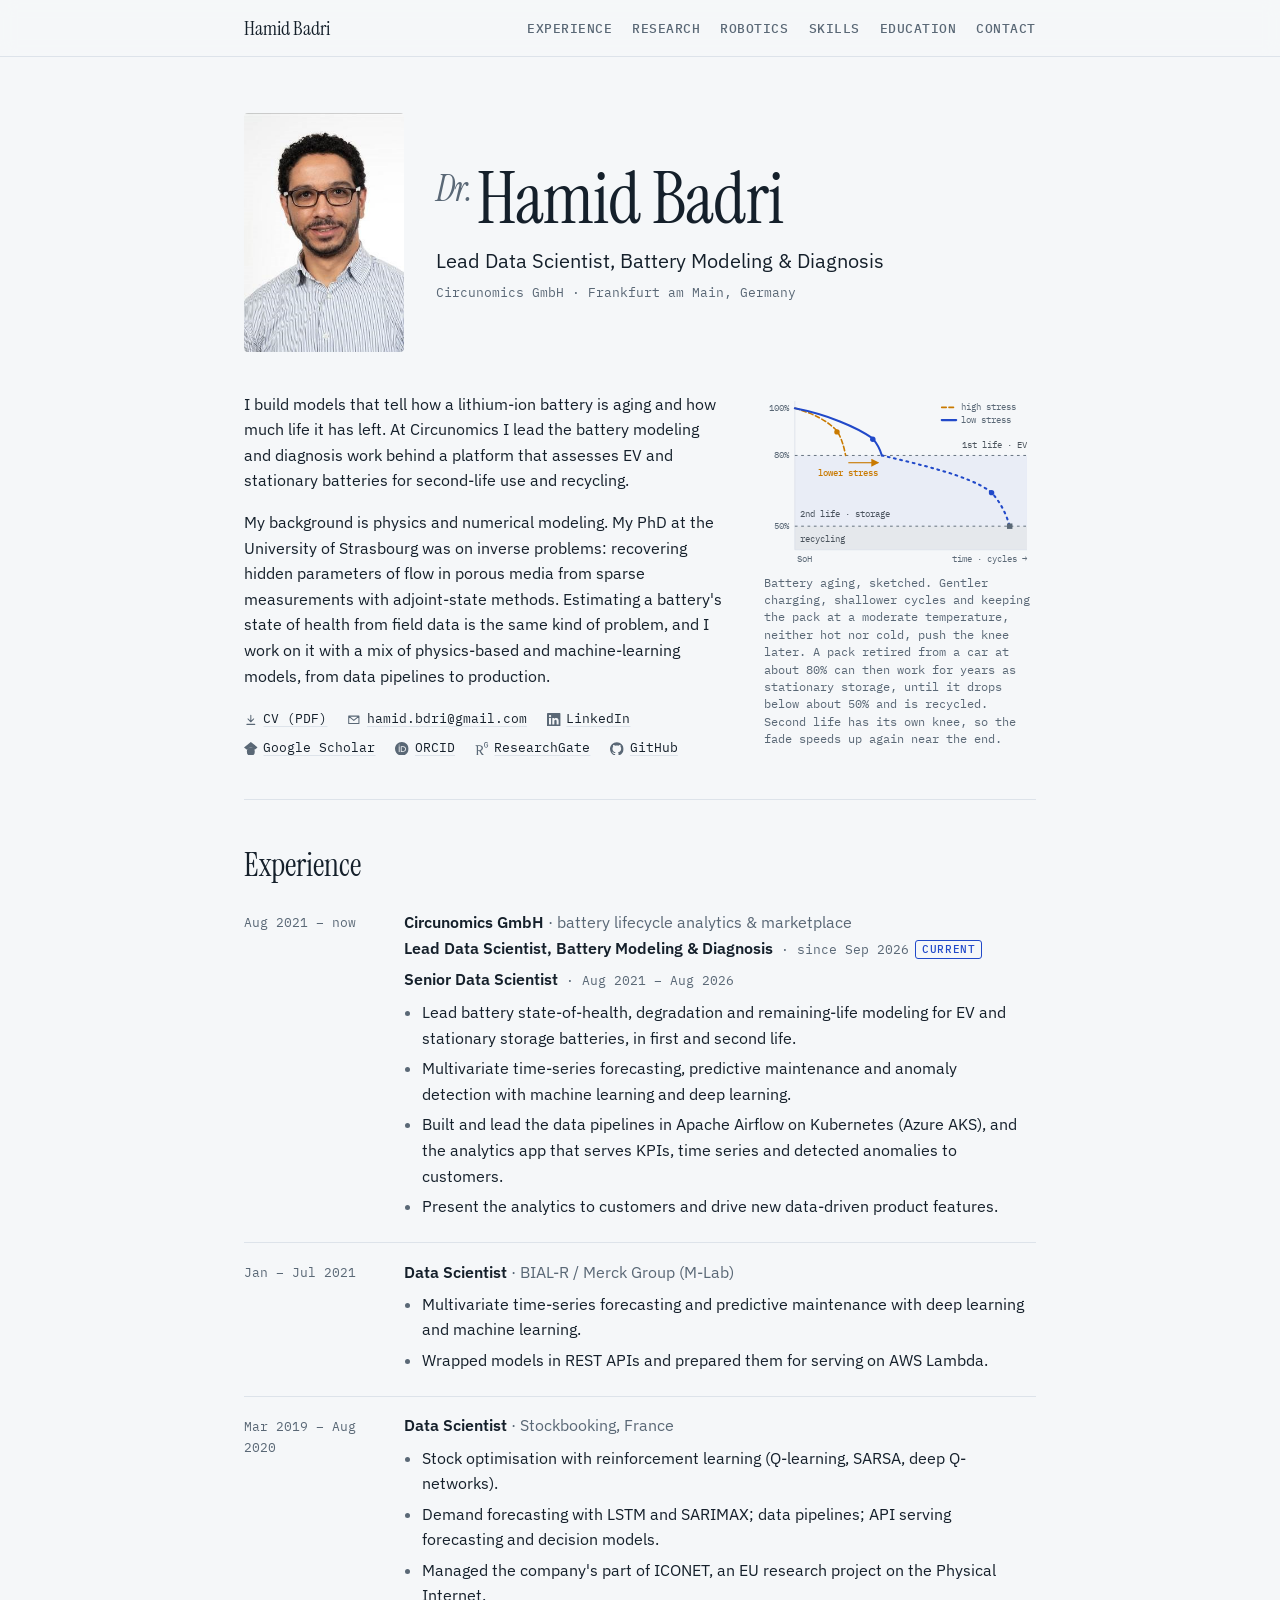
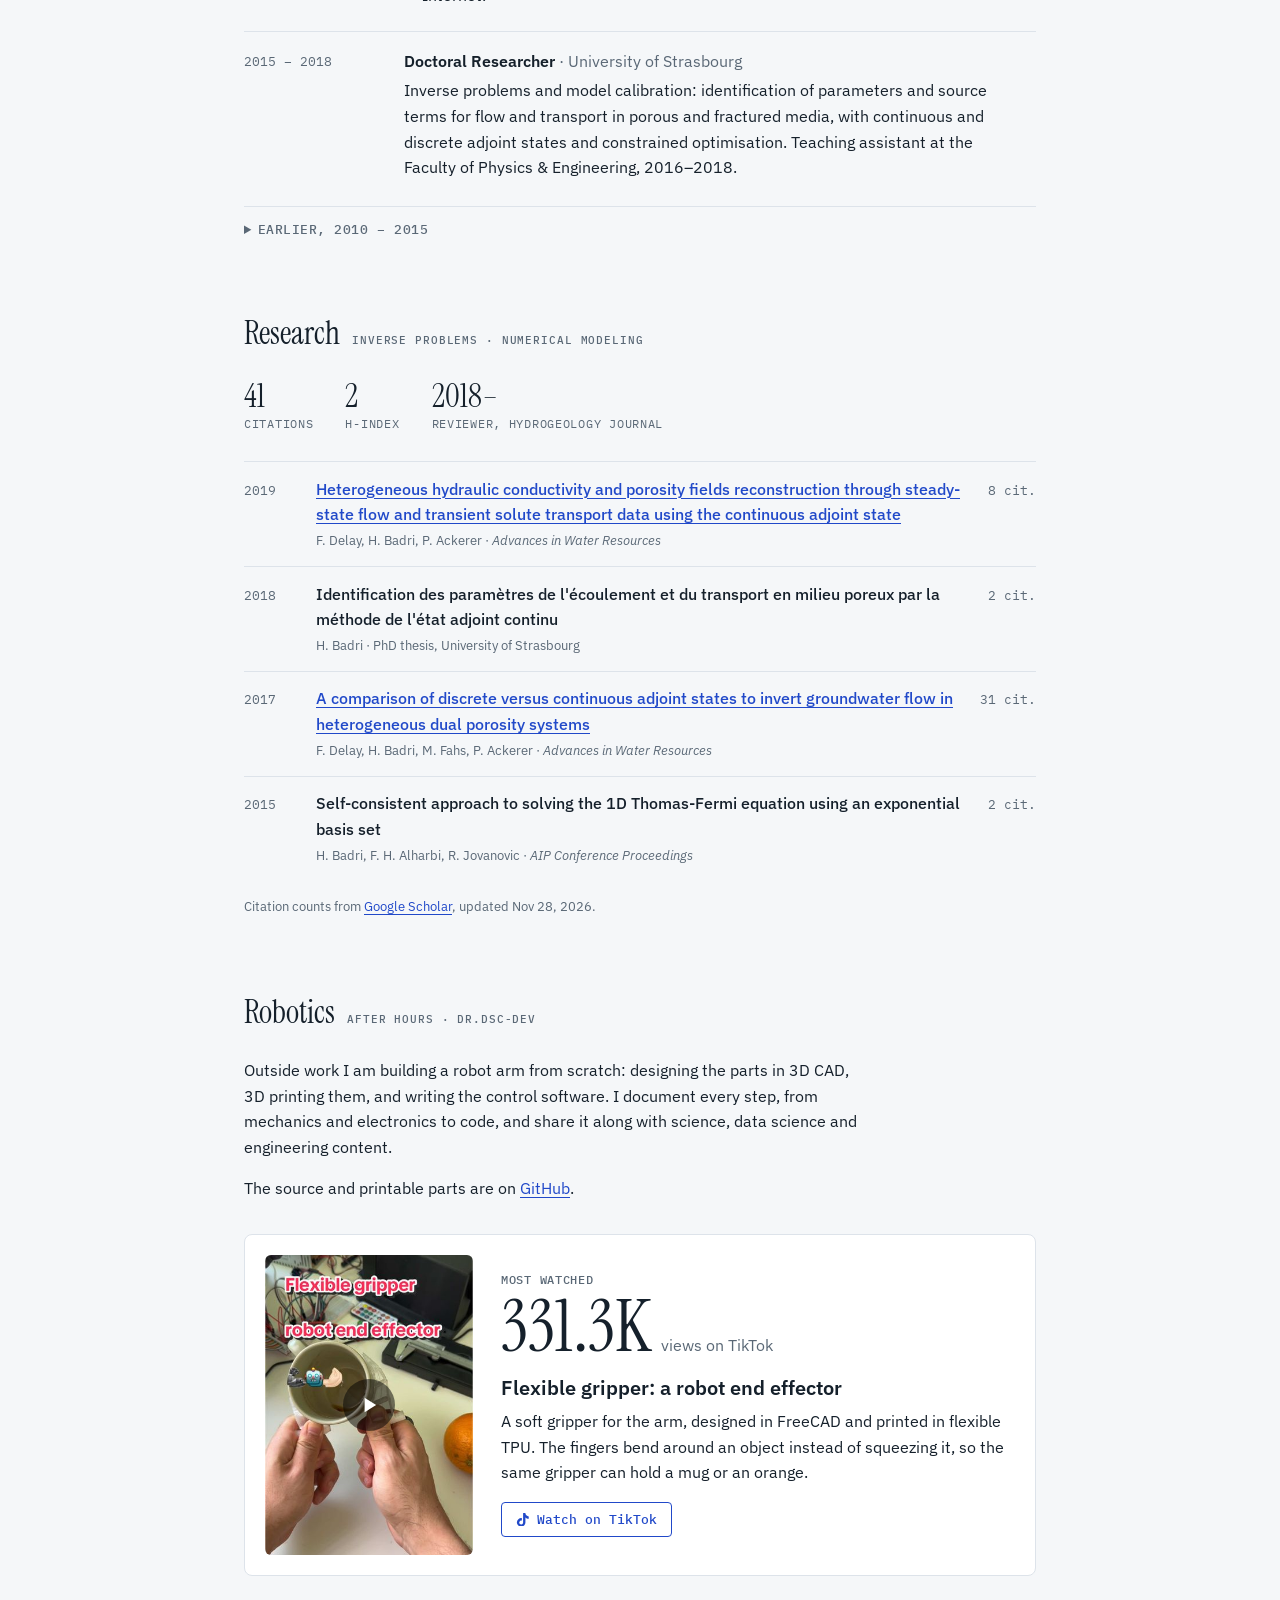
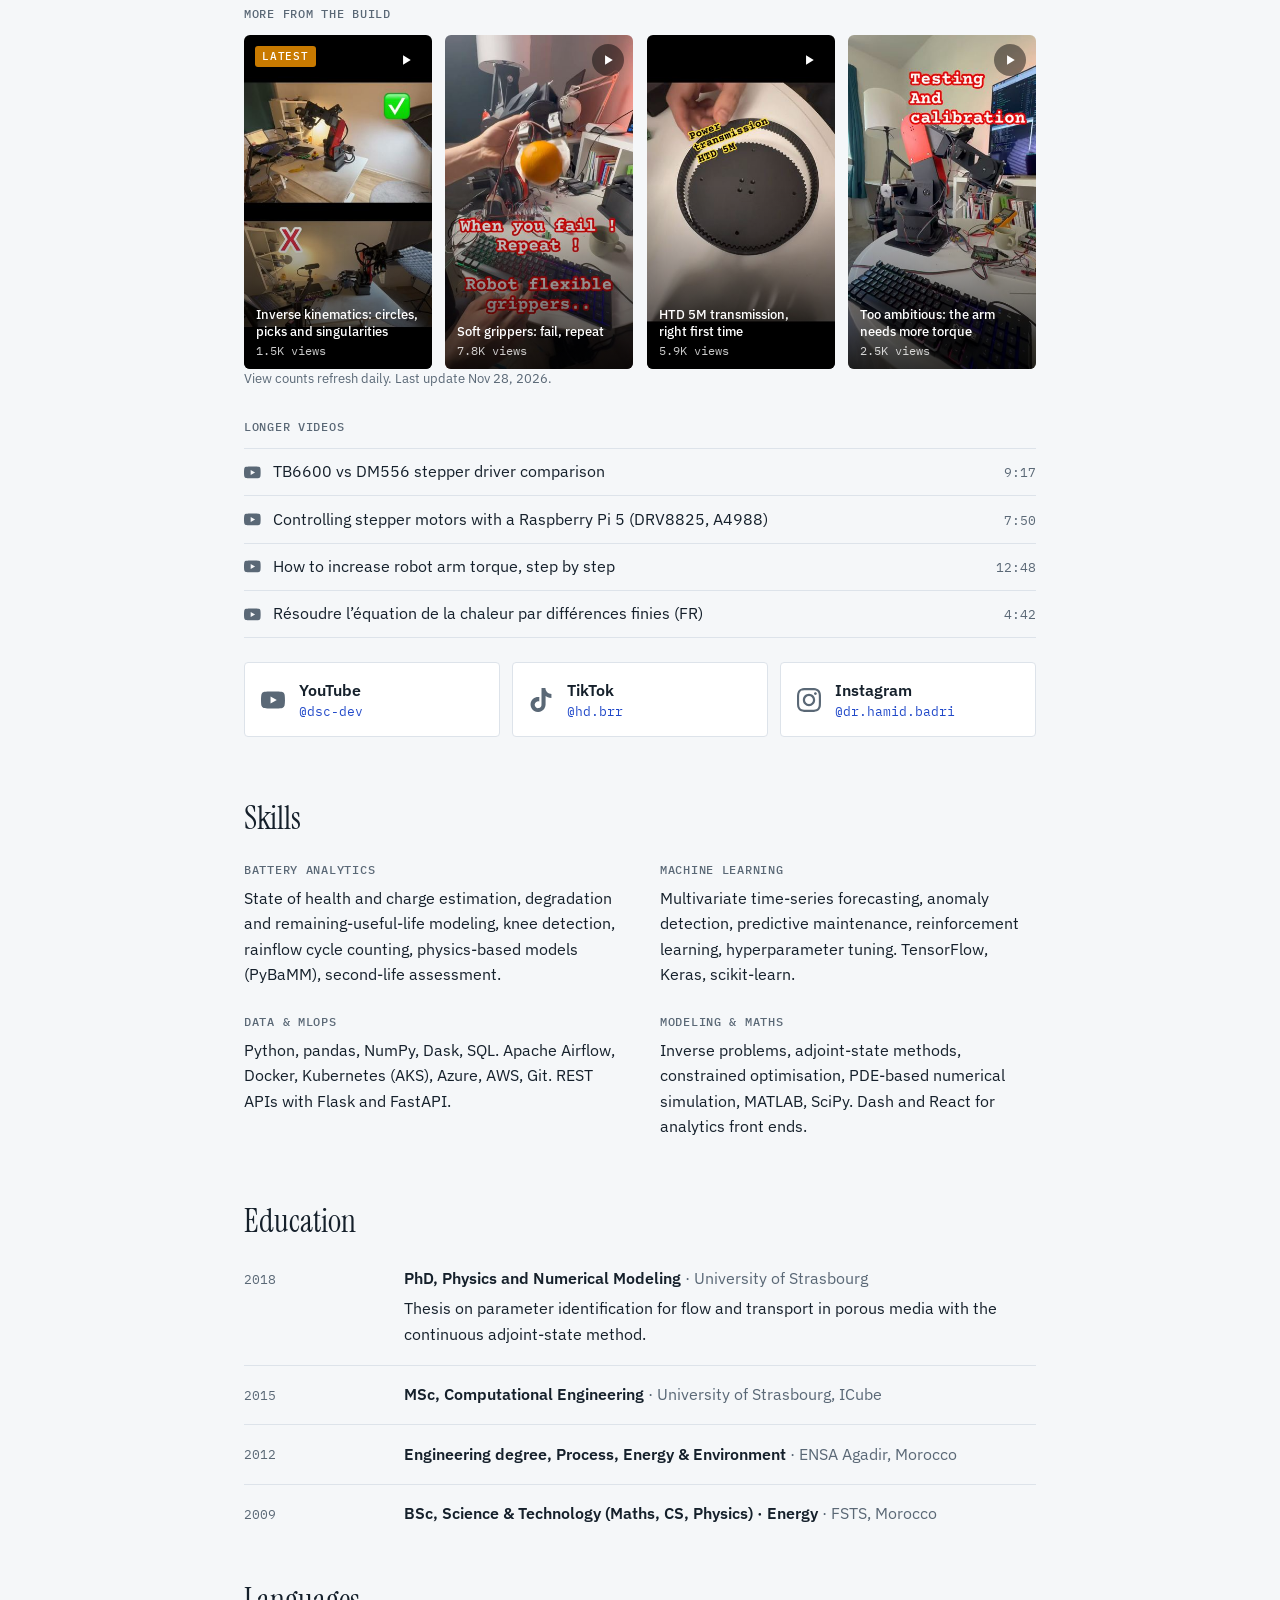
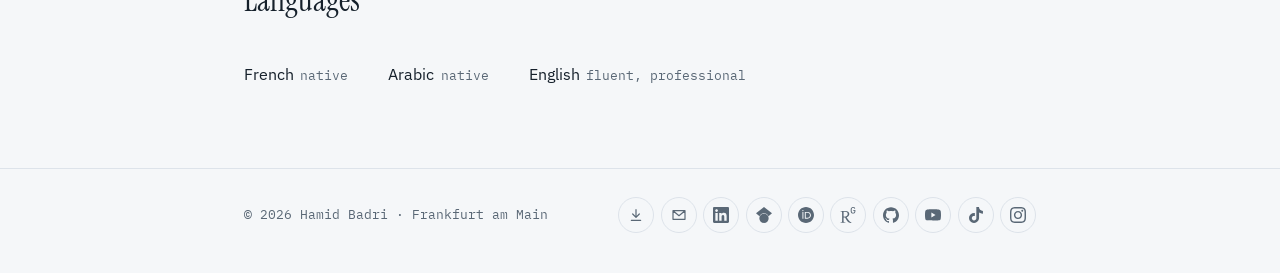
<file: index.html>
<!DOCTYPE html>
<html lang="en">
<head>
<meta charset="utf-8">
<meta name="viewport" content="width=device-width, initial-scale=1, viewport-fit=cover">
<title>Dr. Hamid Badri · Lead Data Scientist, Battery Modeling</title>
<meta name="description" content="Dr. Hamid Badri, Lead Data Scientist in battery modeling and diagnosis at Circunomics. PhD, University of Strasbourg. Machine learning, inverse problems, robotics.">
<meta name="author" content="Hamid Badri">
<meta name="robots" content="index, follow, max-image-preview:large, max-video-preview:-1">
<meta name="google-site-verification" content="HOXvQ1eisDSl-y1SWx3hHBscgWYyPTv-eovRpQu8DPc">
<link rel="canonical" href="https://hamidbdr.github.io/">
<meta name="theme-color" content="#f5f7f9" media="(prefers-color-scheme: light)">
<meta name="theme-color" content="#0e1419" media="(prefers-color-scheme: dark)">

<meta property="og:type" content="profile">
<meta property="og:site_name" content="Hamid Badri">
<meta property="og:url" content="https://hamidbdr.github.io/">
<meta property="og:title" content="Dr. Hamid Badri · Lead Data Scientist, Battery Modeling &amp; Diagnosis">
<meta property="og:description" content="Battery state of health and degradation modeling, machine learning, inverse problems, and a robot arm built from scratch.">
<meta property="og:image" content="https://hamidbdr.github.io/assets/og-image.jpg">
<meta property="og:image:width" content="1200">
<meta property="og:image:height" content="630">
<meta property="og:image:alt" content="Dr. Hamid Badri, Lead Data Scientist, Battery Modeling and Diagnosis">
<meta property="og:locale" content="en_US">
<meta property="profile:first_name" content="Hamid">
<meta property="profile:last_name" content="Badri">
<meta name="twitter:card" content="summary_large_image">
<meta name="twitter:title" content="Dr. Hamid Badri · Lead Data Scientist, Battery Modeling &amp; Diagnosis">
<meta name="twitter:description" content="Battery state of health and degradation modeling, machine learning, inverse problems, and a robot arm built from scratch.">
<meta name="twitter:image" content="https://hamidbdr.github.io/assets/og-image.jpg">

<link rel="icon" type="image/jpeg" href="assets/favicon.jpg">
<link rel="apple-touch-icon" href="assets/favicon.jpg">
<link rel="preconnect" href="https://fonts.googleapis.com">
<link rel="preconnect" href="https://fonts.gstatic.com" crossorigin>
<link rel="stylesheet" href="https://fonts.googleapis.com/css2?family=Instrument+Serif:ital@0;1&family=IBM+Plex+Sans:wght@400;500;600&family=IBM+Plex+Mono:wght@400;500&display=swap">
<link rel="stylesheet" href="assets/style.css">
<script type="application/ld+json">
{
 "@context": "https://schema.org",
 "@graph": [
  {
   "@type": "ProfilePage",
   "@id": "https://hamidbdr.github.io/#page",
   "url": "https://hamidbdr.github.io/",
   "name": "Dr. Hamid Badri, Lead Data Scientist",
   "inLanguage": "en",
   "dateModified": "2026-10-07T12:00:00+02:00",
   "mainEntity": {
    "@id": "https://hamidbdr.github.io/#person"
   },
   "primaryImageOfPage": "https://hamidbdr.github.io/assets/og-image.jpg"
  },
  {
   "@type": "Person",
   "@id": "https://hamidbdr.github.io/#person",
   "name": "Hamid Badri",
   "honorificPrefix": "Dr.",
   "givenName": "Hamid",
   "familyName": "Badri",
   "alternateName": [
    "Dr. Hamid Badri",
    "Dr.Dsc-Dev"
   ],
   "url": "https://hamidbdr.github.io/",
   "image": "https://hamidbdr.github.io/assets/photo.jpg",
   "email": "mailto:hamid.bdri@gmail.com",
   "jobTitle": "Lead Data Scientist, Battery Modeling & Diagnosis",
   "worksFor": {
    "@type": "Organization",
    "name": "Circunomics GmbH",
    "url": "https://www.circunomics.com/"
   },
   "address": {
    "@type": "PostalAddress",
    "addressLocality": "Frankfurt am Main",
    "addressCountry": "DE"
   },
   "alumniOf": [
    {
     "@type": "CollegeOrUniversity",
     "name": "University of Strasbourg"
    },
    {
     "@type": "CollegeOrUniversity",
     "name": "École Nationale des Sciences Appliquées d'Agadir"
    }
   ],
   "hasCredential": {
    "@type": "EducationalOccupationalCredential",
    "credentialCategory": "degree",
    "name": "PhD in Physics and Numerical Modeling",
    "recognizedBy": {
     "@type": "CollegeOrUniversity",
     "name": "University of Strasbourg"
    }
   },
   "knowsLanguage": [
    "fr",
    "ar",
    "en"
   ],
   "knowsAbout": [
    "Data science",
    "Machine learning",
    "Deep learning",
    "Battery state of health estimation",
    "Battery degradation modeling",
    "Remaining useful life prediction",
    "Second-life batteries",
    "Time series forecasting",
    "Anomaly detection",
    "Inverse problems",
    "Adjoint-state method",
    "Numerical modeling",
    "Apache Airflow",
    "Kubernetes",
    "Robotics",
    "Inverse kinematics",
    "3D printing",
    "FreeCAD"
   ],
   "sameAs": [
    "https://orcid.org/0000-0002-0485-9600",
    "https://www.linkedin.com/in/hamid-badri/",
    "https://scholar.google.com/citations?user=9fMwc-wAAAAJ",
    "https://www.researchgate.net/profile/Hamid-Badri",
    "https://github.com/hamidbdr",
    "https://www.youtube.com/@dsc-dev",
    "https://www.tiktok.com/@hd.brr",
    "https://www.instagram.com/dr.hamid.badri/"
   ],
   "identifier": {
    "@type": "PropertyValue",
    "propertyID": "ORCID",
    "value": "0000-0002-0485-9600"
   }
  },
  {
   "@type": "ScholarlyArticle",
   "headline": "A comparison of discrete versus continuous adjoint states to invert groundwater flow in heterogeneous dual porosity systems",
   "datePublished": "2017-12-01T00:00:00+01:00",
   "sameAs": "https://doi.org/10.1016/j.advwatres.2017.09.022",
   "isPartOf": {
    "@type": "PublicationVolume",
    "volumeNumber": "110",
    "isPartOf": {
     "@type": "Periodical",
     "name": "Advances in Water Resources",
     "issn": "0309-1708"
    }
   },
   "author": [
    {
     "@type": "Person",
     "name": "Frederick Delay"
    },
    {
     "@id": "https://hamidbdr.github.io/#person"
    },
    {
     "@type": "Person",
     "name": "Marwan Fahs"
    },
    {
     "@type": "Person",
     "name": "Philippe Ackerer"
    }
   ],
   "url": "https://doi.org/10.1016/j.advwatres.2017.09.022",
   "identifier": {
    "@type": "PropertyValue",
    "propertyID": "DOI",
    "value": "10.1016/j.advwatres.2017.09.022"
   },
   "pageStart": "1",
   "pageEnd": "18",
   "image": "https://hamidbdr.github.io/assets/og-image.jpg"
  },
  {
   "@type": "ScholarlyArticle",
   "headline": "Heterogeneous hydraulic conductivity and porosity fields reconstruction through steady-state flow and transient solute transport data using the continuous adjoint state",
   "datePublished": "2019-05-01T00:00:00+02:00",
   "sameAs": "https://doi.org/10.1016/j.advwatres.2019.03.014",
   "isPartOf": {
    "@type": "PublicationVolume",
    "volumeNumber": "127",
    "isPartOf": {
     "@type": "Periodical",
     "name": "Advances in Water Resources",
     "issn": "0309-1708"
    }
   },
   "author": [
    {
     "@type": "Person",
     "name": "Frederick Delay"
    },
    {
     "@id": "https://hamidbdr.github.io/#person"
    },
    {
     "@type": "Person",
     "name": "Philippe Ackerer"
    }
   ],
   "url": "https://doi.org/10.1016/j.advwatres.2019.03.014",
   "identifier": {
    "@type": "PropertyValue",
    "propertyID": "DOI",
    "value": "10.1016/j.advwatres.2019.03.014"
   },
   "pageStart": "148",
   "pageEnd": "166",
   "image": "https://hamidbdr.github.io/assets/og-image.jpg"
  },
  {
   "@type": "VideoObject",
   "name": "Flexible gripper: a robot end effector",
   "description": "A soft robot gripper designed in FreeCAD and printed in flexible TPU; the fingers bend around an object instead of squeezing it.",
   "thumbnailUrl": "https://hamidbdr.github.io/assets/videos/tt-7497985056653249814.jpg",
   "uploadDate": "2025-04-27T13:31:26Z",
   "duration": "PT59S",
   "url": "https://www.tiktok.com/@hd.brr/video/7497985056653249814",
   "author": {
    "@id": "https://hamidbdr.github.io/#person"
   },
   "embedUrl": "https://www.tiktok.com/embed/v2/7497985056653249814"
  },
  {
   "@type": "VideoObject",
   "name": "Inverse kinematics: circles, picks and singularities",
   "description": "A 3D-printed six-axis robot arm drawing circles and picking objects with inverse kinematics, penalising jumps between solutions to avoid singularities.",
   "thumbnailUrl": "https://hamidbdr.github.io/assets/videos/pr7InxdE5OU.jpg",
   "uploadDate": "2026-04-04T16:00:20-07:00",
   "duration": "PT26S",
   "embedUrl": "https://www.youtube.com/embed/pr7InxdE5OU",
   "url": "https://www.youtube.com/shorts/pr7InxdE5OU",
   "author": {
    "@id": "https://hamidbdr.github.io/#person"
   }
  },
  {
   "@type": "VideoObject",
   "name": "Soft grippers: fail, repeat",
   "description": "Testing flexible TPU grippers on a home-built robot arm.",
   "thumbnailUrl": "https://hamidbdr.github.io/assets/videos/1_WKkzb5Dd4.jpg",
   "uploadDate": "2025-05-03T14:56:42-07:00",
   "duration": "PT16S",
   "embedUrl": "https://www.youtube.com/embed/1_WKkzb5Dd4",
   "url": "https://www.youtube.com/shorts/1_WKkzb5Dd4",
   "author": {
    "@id": "https://hamidbdr.github.io/#person"
   }
  },
  {
   "@type": "VideoObject",
   "name": "HTD 5M transmission, right first time",
   "description": "Designing an HTD 5M belt transmission for the robot arm in FreeCAD.",
   "thumbnailUrl": "https://hamidbdr.github.io/assets/videos/xMZ7kFXE5Jc.jpg",
   "uploadDate": "2025-05-23T08:44:45-07:00",
   "duration": "PT14S",
   "embedUrl": "https://www.youtube.com/embed/xMZ7kFXE5Jc",
   "url": "https://www.youtube.com/shorts/xMZ7kFXE5Jc",
   "author": {
    "@id": "https://hamidbdr.github.io/#person"
   }
  },
  {
   "@type": "VideoObject",
   "name": "Too ambitious: the arm needs more torque",
   "description": "Testing and calibrating the robot arm before upgrading its stepper motors.",
   "thumbnailUrl": "https://hamidbdr.github.io/assets/videos/X-8d8J09OTA.jpg",
   "uploadDate": "2025-06-19T11:51:38-07:00",
   "duration": "PT11S",
   "embedUrl": "https://www.youtube.com/embed/X-8d8J09OTA",
   "url": "https://www.youtube.com/shorts/X-8d8J09OTA",
   "author": {
    "@id": "https://hamidbdr.github.io/#person"
   }
  }
 ]
}
</script>
</head>
<body>
<svg width="0" height="0" style="position:absolute" aria-hidden="true">
  <symbol id="i-linkedin" viewBox="0 0 24 24"><path d="M20.447 20.452h-3.554v-5.569c0-1.328-.027-3.037-1.852-3.037-1.853 0-2.136 1.445-2.136 2.939v5.667H9.351V9h3.414v1.561h.046c.477-.9 1.637-1.85 3.37-1.85 3.601 0 4.267 2.37 4.267 5.455v6.286zM5.337 7.433c-1.144 0-2.063-.926-2.063-2.065 0-1.138.92-2.063 2.063-2.063 1.14 0 2.064.925 2.064 2.063 0 1.139-.925 2.065-2.064 2.065zm1.782 13.019H3.555V9h3.564v11.452zM22.225 0H1.771C.792 0 0 .774 0 1.729v20.542C0 23.227.792 24 1.771 24h20.451C23.2 24 24 23.227 24 22.271V1.729C24 .774 23.2 0 22.222 0h.003z"/></symbol>
  <symbol id="i-googlescholar" viewBox="0 0 24 24"><path d="M5.242 13.769L0 9.5 12 0l12 9.5-5.242 4.269C17.548 11.249 14.978 9.5 12 9.5c-2.977 0-5.548 1.748-6.758 4.269zM12 10a7 7 0 1 0 0 14 7 7 0 0 0 0-14z"/></symbol>
  <symbol id="i-researchgate" viewBox="0 0 24 24"><path d="M19.586 0c-.818 0-1.508.19-2.073.565-.563.377-.97.936-1.213 1.68a3.193 3.193 0 0 0-.112.437 8.365 8.365 0 0 0-.078.53 9 9 0 0 0-.05.727c-.01.282-.013.621-.013 1.016a31.121 31.123 0 0 0 .014 1.017 9 9 0 0 0 .05.727 7.946 7.946 0 0 0 .077.53h-.005a3.334 3.334 0 0 0 .113.438c.245.743.65 1.303 1.214 1.68.565.376 1.256.564 2.075.564.8 0 1.536-.213 2.105-.603.57-.39.94-.916 1.175-1.65.076-.235.135-.558.177-.93a10.9 10.9 0 0 0 .043-1.207v-.82c0-.095-.047-.142-.14-.142h-3.064c-.094 0-.14.047-.14.141v.956c0 .094.046.14.14.14h1.666c.056 0 .084.03.084.086 0 .36 0 .62-.036.865-.038.244-.1.447-.147.606-.108.385-.348.664-.638.876-.29.212-.738.35-1.227.35-.545 0-.901-.15-1.21-.353-.306-.203-.517-.454-.67-.915a3.136 3.136 0 0 1-.147-.762 17.366 17.367 0 0 1-.034-.656c-.01-.26-.014-.572-.014-.939a26.401 26.403 0 0 1 .014-.938 15.821 15.822 0 0 1 .035-.656 3.19 3.19 0 0 1 .148-.76 1.89 1.89 0 0 1 .742-1.01c.344-.244.593-.352 1.137-.352.508 0 .815.096 1.144.303.33.207.528.492.764.925.047.094.111.118.198.07l1.044-.43c.075-.048.09-.115.042-.199a3.549 3.549 0 0 0-.466-.742 3 3 0 0 0-.679-.607 3.313 3.313 0 0 0-.903-.41A4.068 4.068 0 0 0 19.586 0zM8.217 5.836c-1.69 0-3.036.086-4.297.086-1.146 0-2.291 0-3.007-.029v.831l1.088.2c.744.144 1.174.488 1.174 2.264v11.288c0 1.777-.43 2.12-1.174 2.263l-1.088.2v.832c.773-.029 2.12-.086 3.465-.086 1.29 0 2.951.057 3.667.086v-.831l-1.49-.2c-.773-.115-1.174-.487-1.174-2.264v-4.784c.688.057 1.29.057 2.206.057 1.748 3.123 3.41 5.472 4.355 6.56.86 1.032 2.177 1.691 3.839 1.691.487 0 1.003-.086 1.318-.23v-.744c-1.031 0-2.063-.716-2.808-1.518-1.26-1.376-2.95-3.582-4.355-6.074 2.32-.545 4.04-2.722 4.04-4.9 0-3.208-2.492-4.698-5.758-4.698zm-.515 1.29c2.406 0 3.839 1.26 3.839 3.552 0 2.263-1.547 3.782-4.097 3.782-.974 0-1.404-.03-2.063-.086v-7.19c.66-.059 1.547-.059 2.32-.059z"/></symbol>
  <symbol id="i-github" viewBox="0 0 24 24"><path d="M12 .297c-6.63 0-12 5.373-12 12 0 5.303 3.438 9.8 8.205 11.385.6.113.82-.258.82-.577 0-.285-.01-1.04-.015-2.04-3.338.724-4.042-1.61-4.042-1.61C4.422 18.07 3.633 17.7 3.633 17.7c-1.087-.744.084-.729.084-.729 1.205.084 1.838 1.236 1.838 1.236 1.07 1.835 2.809 1.305 3.495.998.108-.776.417-1.305.76-1.605-2.665-.3-5.466-1.332-5.466-5.93 0-1.31.465-2.38 1.235-3.22-.135-.303-.54-1.523.105-3.176 0 0 1.005-.322 3.3 1.23.96-.267 1.98-.399 3-.405 1.02.006 2.04.138 3 .405 2.28-1.552 3.285-1.23 3.285-1.23.645 1.653.24 2.873.12 3.176.765.84 1.23 1.91 1.23 3.22 0 4.61-2.805 5.625-5.475 5.92.42.36.81 1.096.81 2.22 0 1.606-.015 2.896-.015 3.286 0 .315.21.69.825.57C20.565 22.092 24 17.592 24 12.297c0-6.627-5.373-12-12-12"/></symbol>
  <symbol id="i-youtube" viewBox="0 0 24 24"><path d="M23.498 6.186a3.016 3.016 0 0 0-2.122-2.136C19.505 3.545 12 3.545 12 3.545s-7.505 0-9.377.505A3.017 3.017 0 0 0 .502 6.186C0 8.07 0 12 0 12s0 3.93.502 5.814a3.016 3.016 0 0 0 2.122 2.136c1.871.505 9.376.505 9.376.505s7.505 0 9.377-.505a3.015 3.015 0 0 0 2.122-2.136C24 15.93 24 12 24 12s0-3.93-.502-5.814zM9.545 15.568V8.432L15.818 12l-6.273 3.568z"/></symbol>
  <symbol id="i-tiktok" viewBox="0 0 24 24"><path d="M12.525.02c1.31-.02 2.61-.01 3.91-.02.08 1.53.63 3.09 1.75 4.17 1.12 1.11 2.7 1.62 4.24 1.79v4.03c-1.44-.05-2.89-.35-4.2-.97-.57-.26-1.1-.59-1.62-.93-.01 2.92.01 5.84-.02 8.75-.08 1.4-.54 2.79-1.35 3.94-1.31 1.92-3.58 3.17-5.91 3.21-1.43.08-2.86-.31-4.08-1.03-2.02-1.19-3.44-3.37-3.65-5.71-.02-.5-.03-1-.01-1.49.18-1.9 1.12-3.72 2.58-4.96 1.66-1.44 3.98-2.13 6.15-1.72.02 1.48-.04 2.96-.04 4.44-.99-.32-2.15-.23-3.02.37-.63.41-1.11 1.04-1.36 1.75-.21.51-.15 1.07-.14 1.61.24 1.64 1.82 3.02 3.5 2.87 1.12-.01 2.19-.66 2.77-1.61.19-.33.4-.67.41-1.06.1-1.79.06-3.57.07-5.36.01-4.03-.01-8.05.02-12.07z"/></symbol>
  <symbol id="i-instagram" viewBox="0 0 24 24"><path d="M12 0C8.74 0 8.333.015 7.053.072 5.775.132 4.905.333 4.14.63c-.789.306-1.459.717-2.126 1.384S.935 3.35.63 4.14C.333 4.905.131 5.775.072 7.053.012 8.333 0 8.74 0 12s.015 3.667.072 4.947c.06 1.277.261 2.148.558 2.913.306.788.717 1.459 1.384 2.126.667.666 1.336 1.079 2.126 1.384.766.296 1.636.499 2.913.558C8.333 23.988 8.74 24 12 24s3.667-.015 4.947-.072c1.277-.06 2.148-.262 2.913-.558.788-.306 1.459-.718 2.126-1.384.666-.667 1.079-1.335 1.384-2.126.296-.765.499-1.636.558-2.913.06-1.28.072-1.687.072-4.947s-.015-3.667-.072-4.947c-.06-1.277-.262-2.149-.558-2.913-.306-.789-.718-1.459-1.384-2.126C21.319 1.347 20.651.935 19.86.63c-.765-.297-1.636-.499-2.913-.558C15.667.012 15.26 0 12 0zm0 2.16c3.203 0 3.585.016 4.85.071 1.17.055 1.805.249 2.227.415.562.217.96.477 1.382.896.419.42.679.819.896 1.381.164.422.36 1.057.413 2.227.057 1.266.07 1.646.07 4.85s-.015 3.585-.074 4.85c-.061 1.17-.256 1.805-.421 2.227-.224.562-.479.96-.899 1.382-.419.419-.824.679-1.38.896-.42.164-1.065.36-2.235.413-1.274.057-1.649.07-4.859.07-3.211 0-3.586-.015-4.859-.074-1.171-.061-1.816-.256-2.236-.421-.569-.224-.96-.479-1.379-.899-.421-.419-.69-.824-.9-1.38-.165-.42-.359-1.065-.42-2.235-.045-1.26-.061-1.649-.061-4.844 0-3.196.016-3.586.061-4.861.061-1.17.255-1.814.42-2.234.21-.57.479-.96.9-1.381.419-.419.81-.689 1.379-.898.42-.166 1.051-.361 2.221-.421 1.275-.045 1.65-.06 4.859-.06l.045.03zm0 3.678c-3.405 0-6.162 2.76-6.162 6.162 0 3.405 2.76 6.162 6.162 6.162 3.405 0 6.162-2.76 6.162-6.162 0-3.405-2.76-6.162-6.162-6.162zM12 16c-2.21 0-4-1.79-4-4s1.79-4 4-4 4 1.79 4 4-1.79 4-4 4zm7.846-10.405c0 .795-.646 1.44-1.44 1.44-.795 0-1.44-.646-1.44-1.44 0-.794.646-1.439 1.44-1.439.793-.001 1.44.645 1.44 1.439z"/></symbol>
  <symbol id="i-cv" viewBox="0 0 24 24"><path fill="none" stroke="currentColor" stroke-width="1.8" stroke-linecap="round" stroke-linejoin="round" d="M12 4v11 M7 10.5l5 5 5-5 M5 20h14"/></symbol>
  <symbol id="i-orcid" viewBox="0 0 24 24"><path d="M12 0C5.37 0 0 5.37 0 12s5.37 12 12 12 12-5.37 12-12S18.63 0 12 0zM7.37 4.38c.53 0 .96.43.96.96s-.43.96-.96.96a.96.96 0 0 1 0-1.92zm-.72 3.04h1.44v10.03H6.65V7.42zm3.56 0h3.9c3.71 0 5.34 2.65 5.34 5.02 0 2.58-2.02 5.02-5.32 5.02h-3.92V7.42zm1.44 1.3v7.43h2.29c3.27 0 4.02-2.48 4.02-3.72 0-2.01-1.28-3.71-4.09-3.71h-2.22z"/></symbol>
  <symbol id="i-mail" viewBox="0 0 24 24"><path fill="none" stroke="currentColor" stroke-width="1.8" stroke-linejoin="round" d="M3 5.5h18v13H3z M3.5 6l8.5 7 8.5-7"/></symbol>
</svg>

<header class="bar">
  <div class="wrap">
    <a class="mark" href="#top">Hamid Badri</a>
    <nav aria-label="Sections">
      <a href="#experience">Experience</a>
      <a href="#research">Research</a>
      <a href="#workshop">Robotics</a>
      <a href="#skills">Skills</a>
      <a href="#education">Education</a>
      <a href="#contact">Contact</a>
    </nav>
  </div>
</header>

<main class="wrap" id="top">

  <div class="hero">
    <img src="assets/photo.jpg" alt="Portrait of Dr. Hamid Badri" fetchpriority="high" width="285" height="425">
    <div>
      <h1><em>Dr.</em>Hamid Badri</h1>
      <p class="role">Lead Data Scientist, Battery Modeling &amp; Diagnosis</p>
      <p class="where">Circunomics GmbH · Frankfurt am Main, Germany</p>
    </div>
  </div>

  <div class="lede">
    <div>
      <p>I build models that tell how a lithium-ion battery is aging and how much life it has left. At Circunomics I lead the battery modeling and diagnosis work behind a platform that assesses EV and stationary batteries for second-life use and recycling.</p>
      <p>My background is physics and numerical modeling. My PhD at the University of Strasbourg was on inverse problems: recovering hidden parameters of flow in porous media from sparse measurements with adjoint-state methods. Estimating a battery's state of health from field data is the same kind of problem, and I work on it with a mix of physics-based and machine-learning models, from data pipelines to production.</p>
      <div class="links">
        <a href="CV_HamidBadri.pdf" download><svg class="ico" aria-hidden="true"><use href="#i-cv"/></svg><span class="lbl-t">CV (PDF)</span></a>
        <button class="copy" type="button" id="copy-email" data-email="hamid.bdri@gmail.com" title="Copy email address"><svg class="ico" aria-hidden="true"><use href="#i-mail"/></svg><span class="lbl-t">hamid.bdri@gmail.com</span></button>
        <a href="https://www.linkedin.com/in/hamid-badri/" target="_blank" rel="noopener"><svg class="ico" aria-hidden="true"><use href="#i-linkedin"/></svg><span class="lbl-t">LinkedIn</span></a>
        <a href="https://scholar.google.com/citations?user=9fMwc-wAAAAJ" target="_blank" rel="noopener"><svg class="ico" aria-hidden="true"><use href="#i-googlescholar"/></svg><span class="lbl-t">Google Scholar</span></a>
        <a href="https://orcid.org/0000-0002-0485-9600" target="_blank" rel="noopener"><svg class="ico" aria-hidden="true"><use href="#i-orcid"/></svg><span class="lbl-t">ORCID</span></a>
        <a href="https://www.researchgate.net/profile/Hamid-Badri" target="_blank" rel="noopener"><svg class="ico" aria-hidden="true"><use href="#i-researchgate"/></svg><span class="lbl-t">ResearchGate</span></a>
        <a href="https://github.com/hamidbdr" target="_blank" rel="noopener"><svg class="ico" aria-hidden="true"><use href="#i-github"/></svg><span class="lbl-t">GitHub</span></a>
      </div>
    </div>

    <figure class="fade" aria-labelledby="fade-cap">
      <svg viewBox="0 0 300 192" role="img" aria-label="Sketch of battery state of health over time. Under high stress the curve bends at a knee and reaches 80 percent early. Under lower stress the knee comes later and first life lasts longer. Between 80 and 50 percent the pack works a second life as stationary storage, fading slowly until a second knee; below 50 percent it goes to recycling.">
        <defs>
          <marker id="arr" viewBox="0 0 8 8" refX="7" refY="4" markerWidth="7" markerHeight="7" orient="auto"><path d="M0 0L8 4L0 8z" class="arrhead"/></marker>
        </defs>
        <rect class="band" x="34" y="70" width="256" height="78"/>
        <rect class="band band-r" x="34" y="148" width="256" height="26"/>
        <line class="ax" x1="34" y1="10" x2="34" y2="174"/>
        <line class="ax" x1="34" y1="174" x2="290" y2="174"/>
        <line class="eol" x1="34" y1="70" x2="290" y2="70"/>
        <line class="eol" x1="34" y1="148" x2="290" y2="148"/>
        <text class="lbl" x="28" y="21" text-anchor="end">100%</text>
        <text class="lbl" x="28" y="73" text-anchor="end">80%</text>
        <text class="lbl" x="28" y="151" text-anchor="end">50%</text>
        <text class="lbl zone" x="290" y="62" text-anchor="end">1st life · EV</text>
        <text class="lbl zone" x="40" y="138">2nd life · storage</text>
        <text class="lbl zone" x="40" y="165">recycling</text>
        <path class="hi" d="M34 18 C 53.5 23.2, 70 31.9, 80 42.3 C 85 49.2, 88 59.6, 90 70"/>
        <circle class="kneept" cx="80.5" cy="44" r="3"/>
        <path class="curve" d="M34 18 C 70 24.9, 102 38.8, 119.5 50.9 C 124 56.1, 128 63.1, 130 70"/>
        <circle class="kneept lo" cx="120" cy="52.2" r="3"/>
        <path class="second" d="M130 70 C 172 80, 226 92, 250 110 C 260 120, 267 134, 271 148"/>
        <circle class="kneept lo" cx="251" cy="111" r="3"/>
        <rect class="recy" x="268" y="145" width="6" height="6"/>
        <line class="ext" x1="93" y1="78" x2="126" y2="78" marker-end="url(#arr)"/>
        <text class="lbl-k" x="126" y="93" text-anchor="end">lower stress</text>
        <line class="hi" x1="196" y1="17" x2="212" y2="17"/>
        <text class="lbl" x="217" y="20">high stress</text>
        <line class="curve" x1="196" y1="31" x2="212" y2="31"/>
        <text class="lbl" x="217" y="34">low stress</text>
        <text class="lbl" x="36" y="188">SoH</text>
        <text class="lbl" x="290" y="188" text-anchor="end">time · cycles →</text>
      </svg>
      <figcaption id="fade-cap">Battery aging, sketched. Gentler charging, shallower cycles and keeping the pack at a moderate temperature, neither hot nor cold, push the knee later. A pack retired from a car at about 80% can then work for years as stationary storage, until it drops below about 50% and is recycled. Second life has its own knee, so the fade speeds up again near the end.</figcaption>
    </figure>
  </div>

  <section id="experience" aria-labelledby="h-exp">
    <h2 id="h-exp">Experience</h2>

    <div class="entry">
      <div class="when">Aug 2021 – now</div>
      <div>
        <h3>Circunomics GmbH <span class="org">· battery lifecycle analytics &amp; marketplace</span></h3>
        <ul class="roles">
          <li><b>Lead Data Scientist, Battery Modeling &amp; Diagnosis</b> · since Sep 2026<span class="now">Current</span></li>
          <li><b>Senior Data Scientist</b> · Aug 2021 – Aug 2026</li>
        </ul>
        <ul>
          <li>Lead battery state-of-health, degradation and remaining-life modeling for EV and stationary storage batteries, in first and second life.</li>
          <li>Multivariate time-series forecasting, predictive maintenance and anomaly detection with machine learning and deep learning.</li>
          <li>Built and lead the data pipelines in Apache Airflow on Kubernetes (Azure AKS), and the analytics app that serves KPIs, time series and detected anomalies to customers.</li>
          <li>Present the analytics to customers and drive new data-driven product features.</li>
        </ul>
      </div>
    </div>

    <div class="entry">
      <div class="when">Jan – Jul 2021</div>
      <div>
        <h3>Data Scientist <span class="org">· BIAL-R / Merck Group (M-Lab)</span></h3>
        <ul>
          <li>Multivariate time-series forecasting and predictive maintenance with deep learning and machine learning.</li>
          <li>Wrapped models in REST APIs and prepared them for serving on AWS Lambda.</li>
        </ul>
      </div>
    </div>

    <div class="entry">
      <div class="when">Mar 2019 – Aug 2020</div>
      <div>
        <h3>Data Scientist <span class="org">· Stockbooking, France</span></h3>
        <ul>
          <li>Stock optimisation with reinforcement learning (Q-learning, SARSA, deep Q-networks).</li>
          <li>Demand forecasting with LSTM and SARIMAX; data pipelines; API serving forecasting and decision models.</li>
          <li>Managed the company's part of ICONET, an EU research project on the Physical Internet.</li>
        </ul>
      </div>
    </div>

    <div class="entry">
      <div class="when">2015 – 2018</div>
      <div>
        <h3>Doctoral Researcher <span class="org">· University of Strasbourg</span></h3>
        <p>Inverse problems and model calibration: identification of parameters and source terms for flow and transport in porous and fractured media, with continuous and discrete adjoint states and constrained optimisation. Teaching assistant at the Faculty of Physics &amp; Engineering, 2016–2018.</p>
      </div>
    </div>

    <details class="earlier">
      <summary>Earlier, 2010 – 2015</summary>
      <div class="entry">
        <div class="when">2015 · 5 mo</div>
        <div><h3>Li-ion battery modeling <span class="org">· ICube / QEERI, Qatar</span></h3>
        <p>Nonlinear thermal and multi-physics model of lithium-ion batteries.</p></div>
      </div>
      <div class="entry">
        <div class="when">2014 · 1 mo</div>
        <div><h3>Consultant <span class="org">· Qatar Environment and Energy Research Institute</span></h3></div>
      </div>
      <div class="entry">
        <div class="when">2013</div>
        <div><h3>Technical Manager <span class="org">· GREEN-CAR, Morocco</span></h3>
        <p>Design and build of a solar-car prototype.</p></div>
      </div>
      <div class="entry">
        <div class="when">2012 · 4 mo</div>
        <div><h3>Graduation project <span class="org">· OCP SA, Morocco</span></h3>
        <p>Raised plant availability: flocculation and decanter process, automation system and operator GUI.</p></div>
      </div>
      <div class="entry">
        <div class="when">2010 – 2011</div>
        <div><h3>Technical Manager, team of 10 <span class="org">· ENSAcar, Shell Eco-marathon Europe 2011</span></h3>
        <p>Built a four-wheel urban-concept car for the competition in Germany.</p></div>
      </div>
    </details>
  </section>

  <section id="research" aria-labelledby="h-res">
    <h2 id="h-res">Research <small>Inverse problems · numerical modeling</small></h2>

    <div class="metrics">
      <div><b data-stat="scholar.citations">41</b><span>Citations</span></div>
      <div><b data-stat="scholar.hindex">2</b><span>h-index</span></div>
      <div><b>2018–</b><span>Reviewer, Hydrogeology Journal</span></div>
    </div>

    <ol class="pubs">
      <li>
        <span class="yr">2019</span>
        <span><a class="t" href="https://doi.org/10.1016/j.advwatres.2019.03.014" target="_blank" rel="noopener">Heterogeneous hydraulic conductivity and porosity fields reconstruction through steady-state flow and transient solute transport data using the continuous adjoint state</a>
        <span class="meta">F. Delay, H. Badri, P. Ackerer · <i>Advances in Water Resources</i></span></span>
        <span class="cit"><span data-stat="scholar.conductivity2019">8</span> cit.</span>
      </li>
      <li>
        <span class="yr">2018</span>
        <span><span class="t">Identification des paramètres de l'écoulement et du transport en milieu poreux par la méthode de l'état adjoint continu</span>
        <span class="meta">H. Badri · PhD thesis, University of Strasbourg</span></span>
        <span class="cit"><span data-stat="scholar.thesis2018">2</span> cit.</span>
      </li>
      <li>
        <span class="yr">2017</span>
        <span><a class="t" href="https://doi.org/10.1016/j.advwatres.2017.09.022" target="_blank" rel="noopener">A comparison of discrete versus continuous adjoint states to invert groundwater flow in heterogeneous dual porosity systems</a>
        <span class="meta">F. Delay, H. Badri, M. Fahs, P. Ackerer · <i>Advances in Water Resources</i></span></span>
        <span class="cit"><span data-stat="scholar.adjoint2017">31</span> cit.</span>
      </li>
      <li>
        <span class="yr">2015</span>
        <span><span class="t">Self-consistent approach to solving the 1D Thomas-Fermi equation using an exponential basis set</span>
        <span class="meta">H. Badri, F. H. Alharbi, R. Jovanovic · <i>AIP Conference Proceedings</i></span></span>
        <span class="cit"><span data-stat="scholar.thomasfermi2015">2</span> cit.</span>
      </li>
    </ol>
    <p class="note">Citation counts from <a href="https://scholar.google.com/citations?user=9fMwc-wAAAAJ" target="_blank" rel="noopener">Google Scholar</a>, updated <time data-stat-date>October 2026</time>.</p>
  </section>

  <section id="workshop" class="workshop" aria-labelledby="h-work">
    <h2 id="h-work">Robotics <small>After hours · Dr.Dsc-Dev</small></h2>
    <p>Outside work I am building a robot arm from scratch: designing the parts in 3D CAD, 3D printing them, and writing the control software. I document every step, from mechanics and electronics to code, and share it along with science, data science and engineering content.</p>
    <p>The source and printable parts are on <a href="https://github.com/hamidbdr/robot" target="_blank" rel="noopener">GitHub</a>.</p>
    <div class="feature">
      <a class="short" href="https://www.tiktok.com/@hd.brr/video/7497985056653249814" data-preview="assets/videos/DRyZnX0eQtg.mp4" target="_blank" rel="noopener">
        <img src="assets/videos/tt-7497985056653249814.jpg" alt="Flexible gripper wrapping around a mug" width="360" height="523" loading="lazy"><svg class="play" viewBox="0 0 24 24" aria-hidden="true"><path d="M8 5.5v13l10.5-6.5z"/></svg>
        <span>Flexible gripper</span></a>
      <div>
        <p class="vh">Most watched</p>
        <p class="big"><b data-stat="tiktok.7497985056653249814">330K</b> views on TikTok</p>
        <h3>Flexible gripper: a robot end effector</h3>
        <p>A soft gripper for the arm, designed in FreeCAD and printed in flexible TPU. The fingers bend around an object instead of squeezing it, so the same gripper can hold a mug or an orange.</p>
        <a class="watch" href="https://www.tiktok.com/@hd.brr/video/7497985056653249814" target="_blank" rel="noopener"><svg class="ico" aria-hidden="true"><use href="#i-tiktok"/></svg>Watch on TikTok</a>
      </div>
    </div>
    <h3 class="vh">More from the build</h3>
    <ul class="shorts">
      <li><a class="short" href="https://www.youtube.com/shorts/pr7InxdE5OU" data-yt="pr7InxdE5OU" data-preview="assets/videos/pr7InxdE5OU.mp4" target="_blank" rel="noopener">
        <img src="assets/videos/pr7InxdE5OU.jpg" alt="Robot arm moving between poses with inverse kinematics" width="360" height="640" loading="lazy"><svg class="play" viewBox="0 0 24 24" aria-hidden="true"><path d="M8 5.5v13l10.5-6.5z"/></svg><em class="badge">Latest</em>
        <span>Inverse kinematics: circles, picks and singularities<small data-stat="youtube.pr7InxdE5OU" data-suffix=" views">1.4K views</small></span></a></li>
      <li><a class="short" href="https://www.youtube.com/shorts/1_WKkzb5Dd4" data-yt="1_WKkzb5Dd4" data-preview="assets/videos/1_WKkzb5Dd4.mp4" target="_blank" rel="noopener">
        <img src="assets/videos/1_WKkzb5Dd4.jpg" alt="Soft TPU gripper holding an orange" width="360" height="640" loading="lazy"><svg class="play" viewBox="0 0 24 24" aria-hidden="true"><path d="M8 5.5v13l10.5-6.5z"/></svg>
        <span>Soft grippers: fail, repeat<small data-stat="youtube.1_WKkzb5Dd4" data-suffix=" views">7.8K views</small></span></a></li>
      <li><a class="short" href="https://www.youtube.com/shorts/xMZ7kFXE5Jc" data-yt="xMZ7kFXE5Jc" data-preview="assets/videos/xMZ7kFXE5Jc.mp4" target="_blank" rel="noopener">
        <img src="assets/videos/xMZ7kFXE5Jc.jpg" alt="3D-printed HTD 5M timing pulley for the robot arm" width="360" height="640" loading="lazy"><svg class="play" viewBox="0 0 24 24" aria-hidden="true"><path d="M8 5.5v13l10.5-6.5z"/></svg>
        <span>HTD 5M transmission, right first time<small data-stat="youtube.xMZ7kFXE5Jc" data-suffix=" views">5.9K views</small></span></a></li>
      <li><a class="short" href="https://www.youtube.com/shorts/X-8d8J09OTA" data-yt="X-8d8J09OTA" data-preview="assets/videos/X-8d8J09OTA.mp4" target="_blank" rel="noopener">
        <img src="assets/videos/X-8d8J09OTA.jpg" alt="Six-axis robot arm on a desk during calibration" width="360" height="640" loading="lazy"><svg class="play" viewBox="0 0 24 24" aria-hidden="true"><path d="M8 5.5v13l10.5-6.5z"/></svg>
        <span>Too ambitious: the arm needs more torque<small data-stat="youtube.X-8d8J09OTA" data-suffix=" views">2.5K views</small></span></a></li>
    </ul>
    <p class="note" data-stat-date-wrap hidden>View counts refresh daily. Last update <time data-stat-date></time>.</p>
    <h3 class="vh">Longer videos</h3>
    <ul class="longs">
      <li><a href="https://www.youtube.com/watch?v=qjNOtJ6ro6I" target="_blank" rel="noopener"><svg class="ico" aria-hidden="true"><use href="#i-youtube"/></svg><span>TB6600 vs DM556 stepper driver comparison</span><time>9:17</time></a></li>
      <li><a href="https://www.youtube.com/watch?v=euWxVMUt-eU" target="_blank" rel="noopener"><svg class="ico" aria-hidden="true"><use href="#i-youtube"/></svg><span>Controlling stepper motors with a Raspberry Pi 5 (DRV8825, A4988)</span><time>7:50</time></a></li>
      <li><a href="https://www.youtube.com/watch?v=3LG7evyGFSM" target="_blank" rel="noopener"><svg class="ico" aria-hidden="true"><use href="#i-youtube"/></svg><span>How to increase robot arm torque, step by step</span><time>12:48</time></a></li>
      <li><a href="https://www.youtube.com/watch?v=-l9PoFrTAm0" target="_blank" rel="noopener"><svg class="ico" aria-hidden="true"><use href="#i-youtube"/></svg><span>Résoudre l’équation de la chaleur par différences finies (FR)</span><time>4:42</time></a></li>
    </ul>
    <ul class="channels">
      <li><a href="https://www.youtube.com/@dsc-dev" target="_blank" rel="noopener"><svg class="ico" aria-hidden="true"><use href="#i-youtube"/></svg><b>YouTube</b><span>@dsc-dev</span></a></li>
      <li><a href="https://www.tiktok.com/@hd.brr" target="_blank" rel="noopener"><svg class="ico" aria-hidden="true"><use href="#i-tiktok"/></svg><b>TikTok</b><span>@hd.brr</span></a></li>
      <li><a href="https://www.instagram.com/dr.hamid.badri/" target="_blank" rel="noopener"><svg class="ico" aria-hidden="true"><use href="#i-instagram"/></svg><b>Instagram</b><span>@dr.hamid.badri</span></a></li>
    </ul>
  </section>

  <section id="skills" aria-labelledby="h-skills">
    <h2 id="h-skills">Skills</h2>
    <div class="skills">
      <div>
        <h3>Battery analytics</h3>
        <p>State of health and charge estimation, degradation and remaining-useful-life modeling, knee detection, rainflow cycle counting, physics-based models (PyBaMM), second-life assessment.</p>
      </div>
      <div>
        <h3>Machine learning</h3>
        <p>Multivariate time-series forecasting, anomaly detection, predictive maintenance, reinforcement learning, hyperparameter tuning. TensorFlow, Keras, scikit-learn.</p>
      </div>
      <div>
        <h3>Data &amp; MLOps</h3>
        <p>Python, pandas, NumPy, Dask, SQL. Apache Airflow, Docker, Kubernetes (AKS), Azure, AWS, Git. REST APIs with Flask and FastAPI.</p>
      </div>
      <div>
        <h3>Modeling &amp; maths</h3>
        <p>Inverse problems, adjoint-state methods, constrained optimisation, PDE-based numerical simulation, MATLAB, SciPy. Dash and React for analytics front ends.</p>
      </div>
    </div>
  </section>

  <section id="education" aria-labelledby="h-edu">
    <h2 id="h-edu">Education</h2>
    <div class="entry">
      <div class="when">2018</div>
      <div><h3>PhD, Physics and Numerical Modeling <span class="org">· University of Strasbourg</span></h3>
      <p>Thesis on parameter identification for flow and transport in porous media with the continuous adjoint-state method.</p></div>
    </div>
    <div class="entry">
      <div class="when">2015</div>
      <div><h3>MSc, Computational Engineering <span class="org">· University of Strasbourg, ICube</span></h3></div>
    </div>
    <div class="entry">
      <div class="when">2012</div>
      <div><h3>Engineering degree, Process, Energy &amp; Environment <span class="org">· ENSA Agadir, Morocco</span></h3></div>
    </div>
    <div class="entry">
      <div class="when">2009</div>
      <div><h3>BSc, Science &amp; Technology (Maths, CS, Physics) · Energy <span class="org">· FSTS, Morocco</span></h3></div>
    </div>

    <h2 style="margin-top:2.5rem">Languages</h2>
    <div class="langs">
      <p>French<span>native</span></p>
      <p>Arabic<span>native</span></p>
      <p>English<span>fluent, professional</span></p>
    </div>
  </section>

</main>

<footer id="contact">
  <div class="wrap">
    <span>© 2026 Hamid Badri · Frankfurt am Main</span>
    <nav class="social" aria-label="Profiles">
      <a href="CV_HamidBadri.pdf" download aria-label="Download CV (PDF)" title="Download CV (PDF)"><svg class="ico" aria-hidden="true"><use href="#i-cv"/></svg></a>
      <a href="mailto:hamid.bdri@gmail.com" aria-label="Email" title="Email"><svg class="ico" aria-hidden="true"><use href="#i-mail"/></svg></a>
      <a href="https://www.linkedin.com/in/hamid-badri/" target="_blank" rel="noopener" aria-label="LinkedIn" title="LinkedIn"><svg class="ico" aria-hidden="true"><use href="#i-linkedin"/></svg></a>
      <a href="https://scholar.google.com/citations?user=9fMwc-wAAAAJ" target="_blank" rel="noopener" aria-label="Google Scholar" title="Google Scholar"><svg class="ico" aria-hidden="true"><use href="#i-googlescholar"/></svg></a>
      <a href="https://orcid.org/0000-0002-0485-9600" target="_blank" rel="noopener" aria-label="ORCID" title="ORCID"><svg class="ico" aria-hidden="true"><use href="#i-orcid"/></svg></a>
      <a href="https://www.researchgate.net/profile/Hamid-Badri" target="_blank" rel="noopener" aria-label="ResearchGate" title="ResearchGate"><svg class="ico" aria-hidden="true"><use href="#i-researchgate"/></svg></a>
      <a href="https://github.com/hamidbdr" target="_blank" rel="noopener" aria-label="GitHub" title="GitHub"><svg class="ico" aria-hidden="true"><use href="#i-github"/></svg></a>
      <a href="https://www.youtube.com/@dsc-dev" target="_blank" rel="noopener" aria-label="YouTube" title="YouTube"><svg class="ico" aria-hidden="true"><use href="#i-youtube"/></svg></a>
      <a href="https://www.tiktok.com/@hd.brr" target="_blank" rel="noopener" aria-label="TikTok" title="TikTok"><svg class="ico" aria-hidden="true"><use href="#i-tiktok"/></svg></a>
      <a href="https://www.instagram.com/dr.hamid.badri/" target="_blank" rel="noopener" aria-label="Instagram" title="Instagram"><svg class="ico" aria-hidden="true"><use href="#i-instagram"/></svg></a>
    </nav>
  </div>
</footer>

<script>
  document.getElementById('copy-email').addEventListener('click', function (e) {
    var btn = e.currentTarget, email = btn.dataset.email;
    var done = function () { btn.setAttribute('data-done', ''); setTimeout(function () { btn.removeAttribute('data-done'); }, 1800); };
    if (navigator.clipboard) {
      navigator.clipboard.writeText(email).then(done, function () { window.location.href = 'mailto:' + email; });
    } else {
      window.location.href = 'mailto:' + email;
    }
  });
  if (window.self === window.top) {
    document.querySelectorAll('.short[data-yt]').forEach(function (a) {
      a.addEventListener('click', function (e) {
        e.preventDefault();
        var f = document.createElement('iframe');
        f.src = 'https://www.youtube-nocookie.com/embed/' + a.dataset.yt + '?autoplay=1&playsinline=1&rel=0';
        f.title = a.querySelector('span').firstChild.textContent.trim();
        f.allow = 'autoplay; encrypted-media; picture-in-picture; fullscreen';
        f.allowFullscreen = true;
        a.replaceWith(f);
      });
    });
  }
  // Silent preview loops: play on hover (or when mostly on screen on touch devices).
  if (!matchMedia('(prefers-reduced-motion: reduce)').matches) {
    var canHover = matchMedia('(hover: hover)').matches;
    document.querySelectorAll('.short[data-preview]').forEach(function (a) {
      var v = document.createElement('video');
      v.className = 'preview';
      v.muted = true; v.setAttribute('muted', '');
      v.loop = true; v.playsInline = true;
      v.setAttribute('aria-hidden', 'true');
      a.querySelector('img').after(v);
      var play = function () {
        if (!v.src) v.src = a.dataset.preview; // nothing downloads until the first hover
        v.play().then(function () { a.classList.add('playing'); }).catch(function () {});
      };
      var stop = function () { v.pause(); a.classList.remove('playing'); };
      if (canHover) {
        a.addEventListener('mouseenter', play); a.addEventListener('mouseleave', stop);
        a.addEventListener('focus', play); a.addEventListener('blur', stop);
      } else if ('IntersectionObserver' in window) {
        new IntersectionObserver(function (entries) {
          entries.forEach(function (e) { e.intersectionRatio >= 0.6 ? play() : stop(); });
        }, { threshold: [0, 0.6] }).observe(a);
      }
    });
  }

  // Live numbers: assets/stats.json is refreshed daily by .github/workflows/stats.yml.
  // The HTML keeps the last known values, so the page reads fine if this fails.
  fetch('assets/stats.json', { cache: 'no-cache' }).then(function (r) { return r.ok ? r.json() : null; }).then(function (stats) {
    if (!stats) return;
    var compact = new Intl.NumberFormat('en', { notation: 'compact', maximumFractionDigits: 1 });
    document.querySelectorAll('[data-stat]').forEach(function (el) {
      var v = el.dataset.stat.split('.').reduce(function (o, k) { return o && o[k]; }, stats);
      if (typeof v === 'number') el.textContent = (v >= 1000 ? compact.format(v) : v) + (el.dataset.suffix || '');
    });
    if (stats.updated) {
      var label = new Date(stats.updated + 'T00:00:00Z').toLocaleDateString('en', { month: 'short', day: 'numeric', year: 'numeric', timeZone: 'UTC' });
      document.querySelectorAll('[data-stat-date]').forEach(function (el) { el.textContent = label; el.dateTime = stats.updated; });
      document.querySelectorAll('[data-stat-date-wrap]').forEach(function (el) { el.hidden = false; });
    }
  }).catch(function () {});
</script>
</body>
</html>
</file>
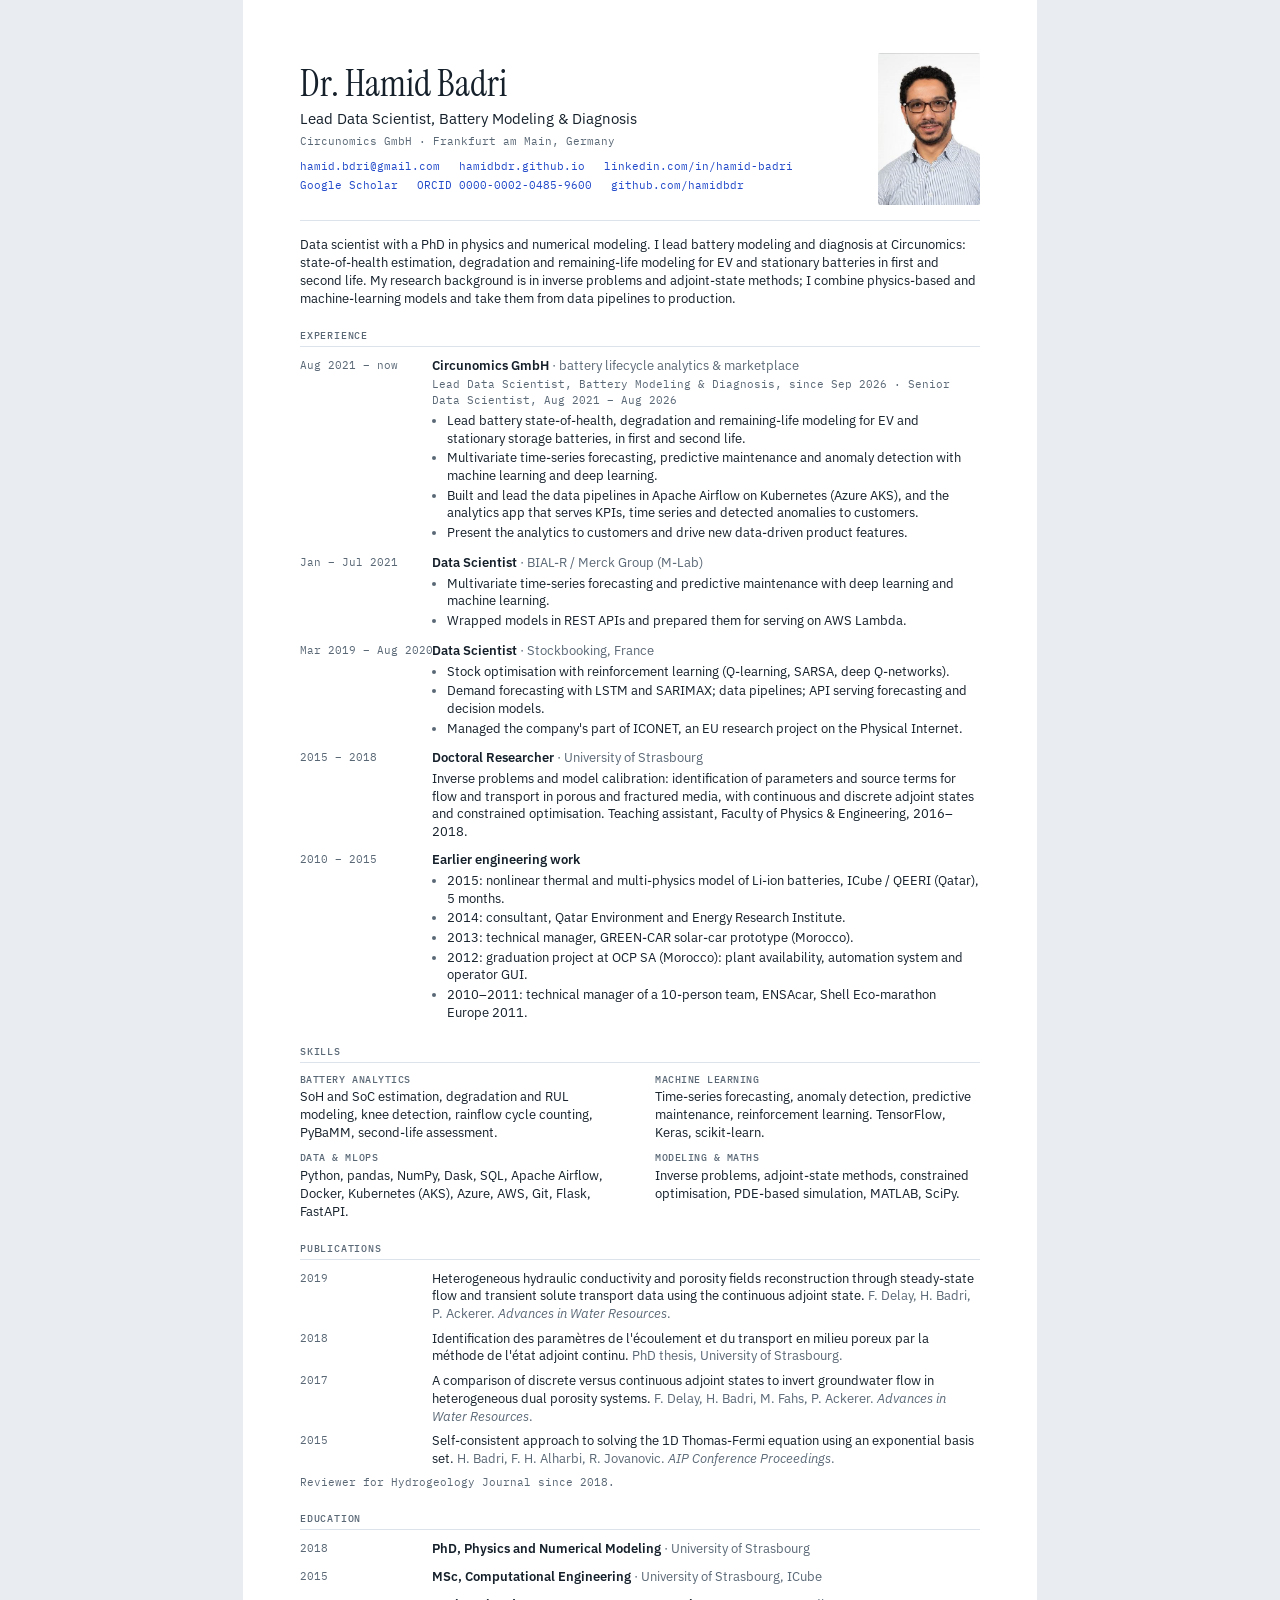
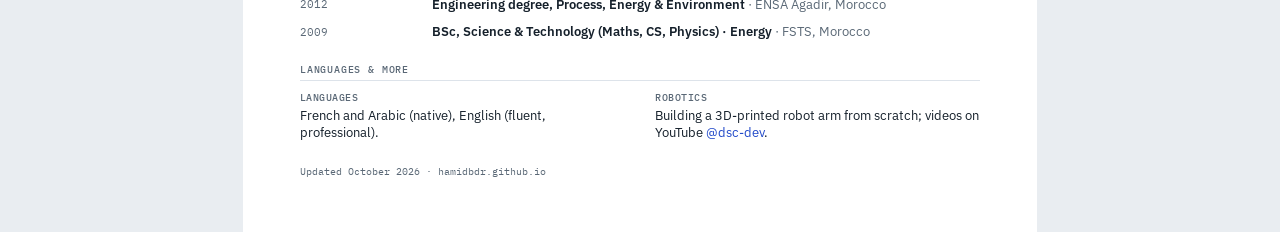
<file: cv.html>
<!DOCTYPE html>
<html lang="en">
<head>
<meta charset="utf-8">
<meta name="viewport" content="width=device-width, initial-scale=1">
<title>Hamid Badri · CV</title>
<meta name="robots" content="noindex">
<link rel="icon" type="image/jpeg" href="assets/favicon.jpg">
<link rel="stylesheet" href="https://fonts.googleapis.com/css2?family=Instrument+Serif&family=IBM+Plex+Sans:wght@400;500;600&family=IBM+Plex+Mono:wght@400;500&display=swap">
<!-- Source of CV_HamidBadri.pdf. Regenerate with:
     chrome --headless --no-pdf-header-footer --print-to-pdf=CV_HamidBadri.pdf cv.html -->
<style>
@page { size: A4; margin: 14mm 15mm 13mm; }
:root {
  --fg: #15202b; --muted: #5a6876; --line: #dde3ea; --accent: #2149c9;
  --display: "Instrument Serif", Georgia, serif;
  --body: "IBM Plex Sans", "Segoe UI", sans-serif;
  --mono: "IBM Plex Mono", Consolas, monospace;
}
* { box-sizing: border-box; }
html { background: #e9edf1; }
body { margin: 0; color: var(--fg); font: 400 9.4pt/1.42 var(--body); -webkit-print-color-adjust: exact; print-color-adjust: exact; }
.page { background: #fff; max-width: 210mm; margin: 0 auto; padding: 14mm 15mm; }
@media print { html { background: #fff; } .page { padding: 0; max-width: none; } }
a { color: var(--accent); text-decoration: none; }

header { display: grid; grid-template-columns: 1fr auto; gap: 8mm; align-items: center; padding-bottom: 4mm; border-bottom: 1px solid var(--line); }
h1 { font: 400 28pt/1 var(--display); margin: 0 0 1.5mm; }
.role { font-size: 11.5pt; margin: 0 0 1mm; }
.where { font: 400 8.5pt/1.4 var(--mono); color: var(--muted); margin: 0 0 2.5mm; }
.contact { display: flex; flex-wrap: wrap; gap: 0.6mm 5mm; font: 400 8.2pt/1.5 var(--mono); }
header img { width: 27mm; height: auto; border-radius: 2px; }

.summary { margin: 4mm 0 0; }

h2 { break-after: avoid; font: 500 7.8pt/1 var(--mono); letter-spacing: 0.08em; text-transform: uppercase; color: var(--muted); margin: 6mm 0 2.5mm; padding-bottom: 1.5mm; border-bottom: 1px solid var(--line); }
.entry { display: grid; grid-template-columns: 31mm 1fr; gap: 4mm; margin-bottom: 2.6mm; break-inside: avoid; }
.when { font: 400 8.2pt/1.45 var(--mono); color: var(--muted); padding-top: 0.3mm; white-space: nowrap; }
h3 { font-size: 9.6pt; font-weight: 600; margin: 0; }
h3 .org { font-weight: 400; color: var(--muted); }
.entry p { margin: 0.6mm 0 0; }
ul { margin: 0.8mm 0 0; padding-left: 4mm; }
li { margin-bottom: 0.5mm; }
li::marker { color: var(--muted); }
.sub { font: 400 8.2pt/1.45 var(--mono); color: var(--muted); margin: 0.3mm 0 0; }

.pubs { margin: 0; padding-left: 0; list-style: none; }
.pubs li { display: grid; grid-template-columns: 31mm 1fr; gap: 4mm; margin-bottom: 1.8mm; break-inside: avoid; }
.pubs .meta { color: var(--muted); }

.grid2 { break-inside: avoid; display: grid; grid-template-columns: 1fr 1fr; gap: 2.5mm 8mm; }
.grid2 b { display: block; font: 500 7.8pt/1.3 var(--mono); letter-spacing: 0.05em; text-transform: uppercase; color: var(--muted); margin-bottom: 0.6mm; }
.grid2 p { margin: 0; }
footer { margin-top: 6mm; font: 400 7.6pt/1.4 var(--mono); color: var(--muted); }
</style>
</head>
<body>
<div class="page">

<header>
  <div>
    <h1>Dr. Hamid Badri</h1>
    <p class="role">Lead Data Scientist, Battery Modeling &amp; Diagnosis</p>
    <p class="where">Circunomics GmbH · Frankfurt am Main, Germany</p>
    <div class="contact">
      <a href="mailto:hamid.bdri@gmail.com">hamid.bdri@gmail.com</a>
      <a href="https://hamidbdr.github.io">hamidbdr.github.io</a>
      <a href="https://www.linkedin.com/in/hamid-badri/">linkedin.com/in/hamid-badri</a>
      <a href="https://scholar.google.com/citations?user=9fMwc-wAAAAJ">Google Scholar</a>
      <a href="https://orcid.org/0000-0002-0485-9600">ORCID 0000-0002-0485-9600</a>
      <a href="https://github.com/hamidbdr">github.com/hamidbdr</a>
    </div>
  </div>
  <img src="assets/photo.jpg" alt="Hamid Badri">
</header>

<p class="summary">Data scientist with a PhD in physics and numerical modeling. I lead battery modeling and diagnosis at Circunomics: state-of-health estimation, degradation and remaining-life modeling for EV and stationary batteries in first and second life. My research background is in inverse problems and adjoint-state methods; I combine physics-based and machine-learning models and take them from data pipelines to production.</p>

<h2>Experience</h2>
<div class="entry">
  <div class="when">Aug 2021 – now</div>
  <div>
    <h3>Circunomics GmbH <span class="org">· battery lifecycle analytics &amp; marketplace</span></h3>
    <p class="sub">Lead Data Scientist, Battery Modeling &amp; Diagnosis, since Sep 2026 · Senior Data Scientist, Aug 2021 – Aug 2026</p>
    <ul>
      <li>Lead battery state-of-health, degradation and remaining-life modeling for EV and stationary storage batteries, in first and second life.</li>
      <li>Multivariate time-series forecasting, predictive maintenance and anomaly detection with machine learning and deep learning.</li>
      <li>Built and lead the data pipelines in Apache Airflow on Kubernetes (Azure AKS), and the analytics app that serves KPIs, time series and detected anomalies to customers.</li>
      <li>Present the analytics to customers and drive new data-driven product features.</li>
    </ul>
  </div>
</div>
<div class="entry">
  <div class="when">Jan – Jul 2021</div>
  <div>
    <h3>Data Scientist <span class="org">· BIAL-R / Merck Group (M-Lab)</span></h3>
    <ul>
      <li>Multivariate time-series forecasting and predictive maintenance with deep learning and machine learning.</li>
      <li>Wrapped models in REST APIs and prepared them for serving on AWS Lambda.</li>
    </ul>
  </div>
</div>
<div class="entry">
  <div class="when">Mar 2019 – Aug 2020</div>
  <div>
    <h3>Data Scientist <span class="org">· Stockbooking, France</span></h3>
    <ul>
      <li>Stock optimisation with reinforcement learning (Q-learning, SARSA, deep Q-networks).</li>
      <li>Demand forecasting with LSTM and SARIMAX; data pipelines; API serving forecasting and decision models.</li>
      <li>Managed the company's part of ICONET, an EU research project on the Physical Internet.</li>
    </ul>
  </div>
</div>
<div class="entry">
  <div class="when">2015 – 2018</div>
  <div>
    <h3>Doctoral Researcher <span class="org">· University of Strasbourg</span></h3>
    <p>Inverse problems and model calibration: identification of parameters and source terms for flow and transport in porous and fractured media, with continuous and discrete adjoint states and constrained optimisation. Teaching assistant, Faculty of Physics &amp; Engineering, 2016–2018.</p>
  </div>
</div>
<div class="entry">
  <div class="when">2010 – 2015</div>
  <div>
    <h3>Earlier engineering work</h3>
    <ul>
      <li>2015: nonlinear thermal and multi-physics model of Li-ion batteries, ICube / QEERI (Qatar), 5 months.</li>
      <li>2014: consultant, Qatar Environment and Energy Research Institute.</li>
      <li>2013: technical manager, GREEN-CAR solar-car prototype (Morocco).</li>
      <li>2012: graduation project at OCP SA (Morocco): plant availability, automation system and operator GUI.</li>
      <li>2010–2011: technical manager of a 10-person team, ENSAcar, Shell Eco-marathon Europe 2011.</li>
    </ul>
  </div>
</div>

<h2>Skills</h2>
<div class="grid2">
  <div><b>Battery analytics</b><p>SoH and SoC estimation, degradation and RUL modeling, knee detection, rainflow cycle counting, PyBaMM, second-life assessment.</p></div>
  <div><b>Machine learning</b><p>Time-series forecasting, anomaly detection, predictive maintenance, reinforcement learning. TensorFlow, Keras, scikit-learn.</p></div>
  <div><b>Data &amp; MLOps</b><p>Python, pandas, NumPy, Dask, SQL, Apache Airflow, Docker, Kubernetes (AKS), Azure, AWS, Git, Flask, FastAPI.</p></div>
  <div><b>Modeling &amp; maths</b><p>Inverse problems, adjoint-state methods, constrained optimisation, PDE-based simulation, MATLAB, SciPy.</p></div>
</div>

<h2>Publications</h2>
<ol class="pubs">
  <li><span class="when">2019</span><span>Heterogeneous hydraulic conductivity and porosity fields reconstruction through steady-state flow and transient solute transport data using the continuous adjoint state. <span class="meta">F. Delay, H. Badri, P. Ackerer. <i>Advances in Water Resources</i>.</span></span></li>
  <li><span class="when">2018</span><span>Identification des paramètres de l'écoulement et du transport en milieu poreux par la méthode de l'état adjoint continu. <span class="meta">PhD thesis, University of Strasbourg.</span></span></li>
  <li><span class="when">2017</span><span>A comparison of discrete versus continuous adjoint states to invert groundwater flow in heterogeneous dual porosity systems. <span class="meta">F. Delay, H. Badri, M. Fahs, P. Ackerer. <i>Advances in Water Resources</i>.</span></span></li>
  <li><span class="when">2015</span><span>Self-consistent approach to solving the 1D Thomas-Fermi equation using an exponential basis set. <span class="meta">H. Badri, F. H. Alharbi, R. Jovanovic. <i>AIP Conference Proceedings</i>.</span></span></li>
</ol>
<p class="sub">Reviewer for Hydrogeology Journal since 2018.</p>

<h2>Education</h2>
<div class="entry"><div class="when">2018</div><div><h3>PhD, Physics and Numerical Modeling <span class="org">· University of Strasbourg</span></h3></div></div>
<div class="entry"><div class="when">2015</div><div><h3>MSc, Computational Engineering <span class="org">· University of Strasbourg, ICube</span></h3></div></div>
<div class="entry"><div class="when">2012</div><div><h3>Engineering degree, Process, Energy &amp; Environment <span class="org">· ENSA Agadir, Morocco</span></h3></div></div>
<div class="entry"><div class="when">2009</div><div><h3>BSc, Science &amp; Technology (Maths, CS, Physics) · Energy <span class="org">· FSTS, Morocco</span></h3></div></div>

<h2>Languages &amp; more</h2>
<div class="grid2">
  <div><b>Languages</b><p>French and Arabic (native), English (fluent, professional).</p></div>
  <div><b>Robotics</b><p>Building a 3D-printed robot arm from scratch; videos on YouTube <a href="https://www.youtube.com/@dsc-dev">@dsc-dev</a>.</p></div>
</div>

<footer>Updated October 2026 · hamidbdr.github.io</footer>
</div>
</body>
</html>
</file>
<file: assets/style.css>
/* Layout: one reading column; a mono date rail on the left of every entry, like a lab notebook. The hero carries a capacity-fade curve, the shape of the work. */
:root {
  --bg: #f5f7f9;
  --surface: #ffffff;
  --fg: #15202b;
  --muted: #5a6876;
  --line: #dde3ea;
  --accent: #2149c9;
  --knee: #c97a00;
  --font-display: "Instrument Serif", "Iowan Old Style", Georgia, serif;
  --font-body: "IBM Plex Sans", "Segoe UI", system-ui, sans-serif;
  --font-mono: "IBM Plex Mono", ui-monospace, "Cascadia Mono", Consolas, monospace;
  --step--1: 0.8125rem;
  --step-0: 1rem;
  --step-1: 1.25rem;
  --step-3: 2rem;
  --step-5: clamp(2.75rem, 7vw, 4.5rem);
  color-scheme: light;
}
@media (prefers-color-scheme: dark) {
  :root:not([data-theme="light"]) {
    --bg: #0e1419; --surface: #151d24; --fg: #e4eaf0; --muted: #94a3b1;
    --line: #26323d; --accent: #86a4ff; --knee: #f0a93a; color-scheme: dark;
  }
}
:root[data-theme="dark"] {
  --bg: #0e1419; --surface: #151d24; --fg: #e4eaf0; --muted: #94a3b1;
  --line: #26323d; --accent: #86a4ff; --knee: #f0a93a; color-scheme: dark;
}

* { box-sizing: border-box; }
html { scroll-behavior: smooth; scroll-padding-top: 4.5rem; }
@media (prefers-reduced-motion: reduce) { html { scroll-behavior: auto; } }
body {
  margin: 0;
  background: var(--bg);
  color: var(--fg);
  font: 400 var(--step-0)/1.6 var(--font-body);
  -webkit-font-smoothing: antialiased;
}
a { color: var(--accent); text-underline-offset: 0.2em; text-decoration-thickness: 1px; }
a:hover { text-decoration-thickness: 2px; }
:focus-visible { outline: 2px solid var(--accent); outline-offset: 3px; border-radius: 2px; }
img { max-width: 100%; display: block; }

.wrap { max-width: 52rem; margin: 0 auto; padding-inline: 1.25rem; }

/* Top bar */
.bar {
  position: sticky; top: env(safe-area-inset-top, 0px); z-index: 10;
  background: color-mix(in srgb, var(--bg) 88%, transparent);
  backdrop-filter: blur(8px);
  border-bottom: 1px solid var(--line);
}
.bar .wrap { display: flex; align-items: center; gap: 1.5rem; padding-block: 0.75rem; }
.bar .mark { font-family: var(--font-display); font-size: var(--step-1); color: var(--fg); text-decoration: none; white-space: nowrap; }
.bar nav { display: flex; gap: 1.25rem; overflow-x: auto; scrollbar-width: none; margin-left: auto; }
.bar nav a {
  font: 500 var(--step--1)/1 var(--font-mono); letter-spacing: 0.04em; text-transform: uppercase;
  color: var(--muted); text-decoration: none; white-space: nowrap; padding-block: 0.35rem;
}
.bar nav a:hover { color: var(--fg); }

/* Hero */
.hero { display: grid; grid-template-columns: auto minmax(0, 1fr); gap: 2rem; align-items: center; padding-block: 3.5rem 2.5rem; }
.hero img { width: 10rem; height: auto; aspect-ratio: 285 / 425; border-radius: 4px; filter: saturate(0.9); }
.hero h1 { font: 400 var(--step-5)/1 var(--font-display); margin: 0 0 0.75rem; letter-spacing: -0.01em; text-wrap: balance; }
.hero h1 em { color: var(--muted); font-size: 0.5em; vertical-align: 0.6em; margin-right: 0.15em; }
.role { font-size: var(--step-1); line-height: 1.4; margin: 0 0 0.5rem; text-wrap: balance; }
.where { font: 400 var(--step--1)/1.5 var(--font-mono); color: var(--muted); margin: 0; }

.lede { display: grid; grid-template-columns: minmax(0, 1fr) minmax(0, 17rem); gap: 2.5rem; align-items: start; padding-bottom: 2.5rem; border-bottom: 1px solid var(--line); }
.lede p { margin: 0 0 1rem; max-width: 62ch; }
.links { display: flex; flex-wrap: wrap; gap: 0.5rem 1.25rem; margin-top: 1.25rem; font-size: var(--step--1); }
.links a { font-family: var(--font-mono); }
.copy { font: inherit; font-family: var(--font-mono); color: var(--fg); background: none; border: 0; padding: 0; cursor: pointer; }
.copy[data-done]::after { content: "copied"; color: var(--muted); font-size: 0.85em; }

.ico { width: 1.05em; height: 1.05em; flex: none; fill: currentColor; }
.links a, .links .copy { display: inline-flex; align-items: center; gap: 0.45em; }
.links a { color: var(--fg); text-decoration: none; }
.links .lbl-t { text-decoration: underline; text-decoration-color: var(--line); text-underline-offset: 0.25em; }
.links a:hover, .links .copy:hover { color: var(--accent); }
.links a:hover .lbl-t, .links .copy:hover .lbl-t { text-decoration-color: currentColor; }
.links .ico { color: var(--muted); transition: color .15s; }
.links a:hover .ico, .links .copy:hover .ico { color: var(--accent); }
.social { display: flex; flex-wrap: wrap; gap: 0.4rem; }
.social a { display: grid; place-items: center; width: 2.25rem; height: 2.25rem; border: 1px solid var(--line); border-radius: 50%; color: var(--muted); }
.social a:hover { color: var(--accent); border-color: var(--accent); }
.social .ico { width: 1rem; height: 1rem; }

/* Capacity fade figure */
figure.fade { margin: 0; }
figure.fade svg { width: 100%; height: auto; display: block; overflow: visible; }
figure.fade figcaption { font: 400 0.75rem/1.45 var(--font-mono); color: var(--muted); margin-top: 0.5rem; }
.ax { stroke: var(--line); stroke-width: 1; fill: none; }
.band { fill: var(--accent); opacity: 0.06; }
.band-r { fill: var(--muted); opacity: 0.1; }
.eol { stroke: var(--muted); stroke-width: 1; stroke-dasharray: 3 4; fill: none; }
.curve { stroke: var(--accent); stroke-width: 2.25; fill: none; stroke-linecap: round; }
.hi { stroke: var(--knee); stroke-width: 1.75; fill: none; stroke-linecap: round; stroke-dasharray: 5 3; }
.second { stroke: var(--accent); stroke-width: 2.25; fill: none; stroke-dasharray: 2 5; stroke-linecap: round; }
.kneept { fill: var(--knee); }
.kneept.lo { fill: var(--accent); }
.recy { fill: var(--muted); }
.ext { stroke: var(--knee); stroke-width: 1.25; fill: none; }
.arrhead { fill: var(--knee); }
.lbl { font: 400 10px var(--font-mono); fill: var(--muted); }
.lbl.zone { fill: var(--fg); opacity: 0.75; }
.lbl-k { font: 500 10px var(--font-mono); fill: var(--knee); }

/* Sections */
section { padding-block: 3rem 1rem; }
h2 {
  display: flex; align-items: baseline; gap: 0.75rem;
  font: 400 var(--step-3)/1.1 var(--font-display); margin: 0 0 1.75rem;
}
h2 small { font: 500 0.6875rem/1 var(--font-mono); letter-spacing: 0.08em; text-transform: uppercase; color: var(--muted); }

.entry { display: grid; grid-template-columns: 8.5rem minmax(0, 1fr); gap: 1.5rem; padding-block: 1.1rem; border-top: 1px solid var(--line); }
.entry:first-of-type { border-top: 0; padding-top: 0; }
.when { font: 400 var(--step--1)/1.6 var(--font-mono); color: var(--muted); font-variant-numeric: tabular-nums; padding-top: 0.15rem; }
.entry h3 { font-size: var(--step-0); font-weight: 600; margin: 0; line-height: 1.45; }
.entry .org { color: var(--muted); font-weight: 400; }
.entry p { margin: 0.35rem 0 0; max-width: 62ch; }
.entry ul { margin: 0.5rem 0 0; padding-left: 1.1rem; max-width: 62ch; }
.entry li { margin-bottom: 0.3rem; }
.entry li::marker { color: var(--muted); }
.roles { list-style: none; padding: 0 !important; margin: 0.15rem 0 0.4rem !important; }
.roles li { font-size: var(--step--1); color: var(--muted); font-family: var(--font-mono); }
.roles li b { color: var(--fg); font-family: var(--font-body); font-weight: 600; font-size: var(--step-0); }
.now { display: inline-block; font: 500 0.6875rem/1 var(--font-mono); letter-spacing: 0.06em; text-transform: uppercase; color: var(--accent); border: 1px solid currentColor; border-radius: 3px; padding: 0.2rem 0.35rem; margin-left: 0.4rem; vertical-align: 0.15em; }

.earlier { margin-top: 0.5rem; border-top: 1px solid var(--line); }
.earlier summary { cursor: pointer; padding-block: 1rem; font: 500 var(--step--1)/1 var(--font-mono); letter-spacing: 0.04em; text-transform: uppercase; color: var(--muted); }
.earlier summary:hover { color: var(--fg); }

/* Research */
.metrics { display: flex; flex-wrap: wrap; gap: 2rem; margin-bottom: 1.75rem; font-family: var(--font-mono); font-variant-numeric: tabular-nums; }
.metrics div { display: grid; gap: 0.15rem; }
.metrics b { font: 400 var(--step-3)/1 var(--font-display); }
.metrics span { font-size: 0.75rem; color: var(--muted); text-transform: uppercase; letter-spacing: 0.06em; }
.pubs { list-style: none; padding: 0; margin: 0; }
.pubs li { display: grid; grid-template-columns: 3.5rem minmax(0, 1fr) auto; gap: 1rem; padding-block: 0.9rem; border-top: 1px solid var(--line); align-items: baseline; }
.pubs .yr, .pubs .cit { font: 400 var(--step--1)/1.5 var(--font-mono); color: var(--muted); font-variant-numeric: tabular-nums; }
.pubs .cit { text-align: right; white-space: nowrap; }
.pubs .t { font-weight: 500; }
.pubs .meta { display: block; font-size: var(--step--1); color: var(--muted); margin-top: 0.2rem; }
.pubs .meta i { font-style: italic; }
.note { font-size: var(--step--1); color: var(--muted); margin-top: 1rem; }

.workshop p { margin: 0 0 1rem; max-width: 62ch; }
.vh { font: 500 0.75rem/1 var(--font-mono); letter-spacing: 0.06em; text-transform: uppercase; color: var(--muted); margin: 2rem 0 0.9rem; }
.shorts { list-style: none; padding: 0; margin: 0; display: grid; grid-template-columns: repeat(4, minmax(0, 1fr)); gap: 0.85rem; }
.shorts li { min-width: 0; }
.shorts a, .shorts iframe { display: block; position: relative; width: 100%; aspect-ratio: 9 / 16; border-radius: 6px; overflow: hidden; border: 0; background: var(--line); }
.shorts img { width: 100%; height: 100%; object-fit: cover; transition: transform .3s; }
.shorts a::after { content: ""; position: absolute; inset: 0; background: linear-gradient(to top, rgb(0 0 0 / .78), rgb(0 0 0 / 0) 55%); }
.shorts a span { position: absolute; z-index: 1; left: 0.75rem; right: 0.75rem; bottom: 0.7rem; color: #fff; font-size: var(--step--1); font-weight: 500; line-height: 1.35; text-wrap: balance; }
.shorts a small { display: block; margin-top: 0.3rem; font: 400 0.75rem/1 var(--font-mono); color: rgb(255 255 255 / .8); }
.shorts .play { position: absolute; z-index: 1; transition: opacity .2s, background .2s; top: 0.6rem; right: 0.6rem; width: 2rem; height: 2rem; padding: 0.45rem; border-radius: 50%; fill: #fff; background: rgb(0 0 0 / .45); }
.short .preview { position: absolute; inset: 0; width: 100%; height: 100%; object-fit: cover; opacity: 0; transition: opacity .25s; pointer-events: none; }
.short.playing .preview { opacity: 1; }
.short.playing .play { opacity: 0; }
.shorts .badge { position: absolute; z-index: 1; top: 0.7rem; left: 0.7rem; font: 500 0.6875rem/1 var(--font-mono); font-style: normal; letter-spacing: 0.06em; text-transform: uppercase; color: #fff; background: var(--knee); padding: 0.3rem 0.45rem; border-radius: 3px; }
.shorts a:hover .play, .shorts a:focus-visible .play { background: var(--accent); }
.shorts a:hover img { transform: scale(1.03); }
@media (prefers-reduced-motion: reduce) { .shorts img, .shorts .play { transition: none; } .shorts a:hover img { transform: none; } }
.feature { display: grid; grid-template-columns: 13rem minmax(0, 1fr); gap: 1.75rem; align-items: center; margin-top: 2rem; padding: 1.25rem; background: var(--surface); border: 1px solid var(--line); border-radius: 8px; }
.feature .short { display: block; position: relative; aspect-ratio: 9 / 13; border-radius: 6px; overflow: hidden; }
.feature .short img { width: 100%; height: 100%; object-fit: cover; }
.feature .short span { display: none; }
.feature .play { position: absolute; top: 50%; left: 50%; translate: -50% -50%; width: 3.25rem; height: 3.25rem; padding: 0.8rem; border-radius: 50%; fill: #fff; background: rgb(0 0 0 / .5); transition: opacity .2s, background .2s; }
.feature .short:hover .play { background: var(--accent); }
.feature .vh { margin: 0 0 0.35rem; }
.feature .big { margin: 0 0 0.75rem; color: var(--muted); }
.feature .big b { font: 400 var(--step-5)/1 var(--font-display); color: var(--fg); margin-right: 0.35rem; font-variant-numeric: tabular-nums; }
.feature h3 { font-size: var(--step-1); font-weight: 600; margin: 0 0 0.5rem; line-height: 1.3; }
.feature p { margin: 0 0 1rem; }
.watch { display: inline-flex; align-items: center; gap: 0.5em; font: 500 var(--step--1)/1 var(--font-mono); padding: 0.6rem 0.9rem; border: 1px solid var(--accent); border-radius: 4px; text-decoration: none; }
.watch:hover { background: var(--accent); color: var(--surface); }
@media (max-width: 52rem) { .shorts { grid-template-columns: repeat(2, minmax(0, 1fr)); } }
@media (max-width: 40rem) { .feature { grid-template-columns: 1fr; gap: 1.25rem; } .feature .short { max-width: 13rem; } }
.longs { list-style: none; padding: 0; margin: 0; }
.longs a { display: grid; grid-template-columns: auto minmax(0, 1fr) auto; gap: 0.75rem; align-items: baseline; padding-block: 0.65rem; border-top: 1px solid var(--line); color: var(--fg); text-decoration: none; }
.longs li:last-child a { border-bottom: 1px solid var(--line); }
.longs .ico { color: var(--muted); align-self: center; }
.longs a:hover, .longs a:hover .ico { color: var(--accent); }
.longs time { font: 400 var(--step--1)/1 var(--font-mono); color: var(--muted); font-variant-numeric: tabular-nums; }

.channels { list-style: none; padding: 0; margin: 1.5rem 0 0; display: grid; grid-template-columns: repeat(auto-fit, minmax(11rem, 1fr)); gap: 0.75rem; }
.channels a { display: grid; grid-template-columns: auto minmax(0, 1fr); column-gap: 0.85rem; align-items: center; padding: 0.9rem 1rem; background: var(--surface); border: 1px solid var(--line); border-radius: 4px; text-decoration: none; color: var(--fg); }
.channels a:hover { border-color: var(--accent); }
.channels b { font-weight: 600; }
.channels .ico { grid-row: span 2; width: 1.5rem; height: 1.5rem; color: var(--muted); }
.channels a:hover .ico { color: var(--accent); }
.channels span { font: 400 var(--step--1)/1.4 var(--font-mono); color: var(--accent); overflow-wrap: anywhere; }

/* Skills */
.skills { display: grid; grid-template-columns: repeat(2, minmax(0, 1fr)); gap: 1.75rem 2.5rem; }
.skills h3 { font: 500 0.75rem/1 var(--font-mono); letter-spacing: 0.06em; text-transform: uppercase; color: var(--muted); margin: 0 0 0.6rem; }
.skills p { margin: 0; }

.langs { display: flex; flex-wrap: wrap; gap: 0.5rem 2.5rem; }
.langs span { color: var(--muted); font-size: var(--step--1); font-family: var(--font-mono); margin-left: 0.4rem; }

footer { margin-top: 3rem; border-top: 1px solid var(--line); }
footer .wrap { display: flex; flex-wrap: wrap; gap: 0.75rem 2rem; justify-content: space-between; align-items: center; padding-block: 1.75rem 2.5rem; font: 400 var(--step--1)/1.5 var(--font-mono); color: var(--muted); }
footer .links { margin: 0; }

@media (max-width: 40rem) {
  .bar .mark { display: none; }
  .bar nav { margin-left: 0; }
  .hero { grid-template-columns: 1fr; gap: 1.25rem; padding-block: 2rem 1.75rem; }
  .hero img { width: 8rem; }
  .lede { grid-template-columns: 1fr; gap: 1.5rem; }
  figure.fade { max-width: 20rem; }
  .entry { grid-template-columns: 1fr; gap: 0.25rem; }
  .skills { grid-template-columns: 1fr; }
  .pubs li { grid-template-columns: minmax(0, 1fr) auto; }
  .pubs .yr { grid-column: 1 / -1; }
}
</file>
